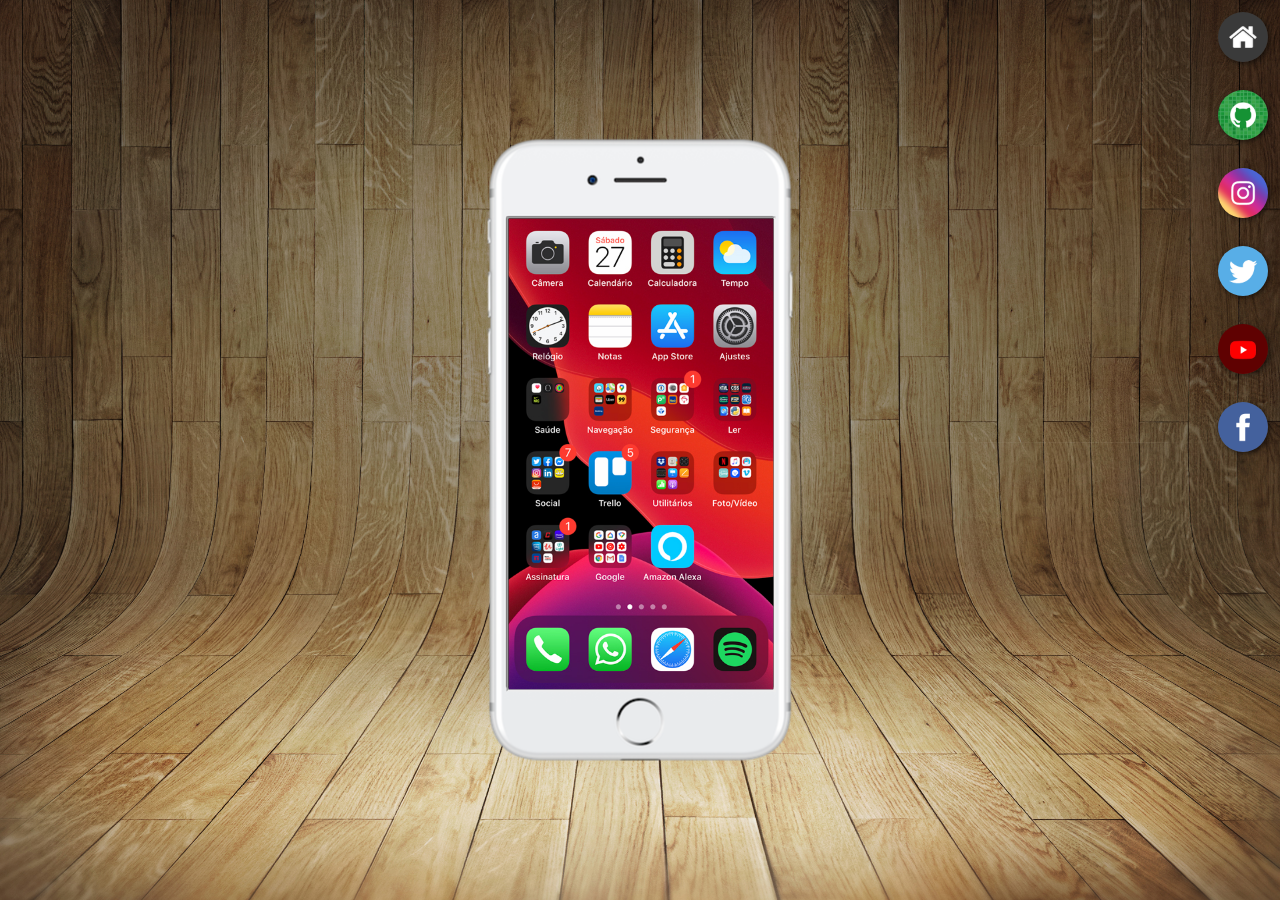
<file: index.html>
<!DOCTYPE html>
<html lang="pt-br">
<head>
    <meta charset="UTF-8">
    <meta http-equiv="X-UA-Compatible" content="IE=edge">
    <meta name="viewport" content="width=device-width, initial-scale=1.0">
    <link rel="shortcut icon" href="favicon.ico" type="image/x-icon">
    <title>Projeto redes sociais</title>
    <link rel="stylesheet" href="estilos/style.css">
    
</head>
<body>
    <main>
        <section id="telefone">
            <iframe src="home.html" name="tela" id="tela">Seu navegador não é compátivel com isso, acesse <a href="https://github.io/luchtml"></a></iframe>
        </section>
        <section id="redes-sociais">
            <a href="home.html" target="tela"><img src="imagens/logo-home.jpg" alt="home"></a><br>
            <a href="github.html" target="tela"><img src="imagens/logo-github.jpg" alt="github"></a><br>
            <a href="instagram.html" target="tela"><img src="imagens/logo-instagram.jpg" alt="instagram"></a><br>
            <a href="twitter.html" target="tela"><img src="imagens/logo-twitter.jpg" alt="twitter"></a><br>
            <a href="youtube.html" target="tela"><img src="imagens/logo-youtube.jpg" alt="youtube"></a><br>
            <a href="facebook.html" target="tela"><img src="imagens/logo-facebook.jpg" alt="facebook"></a>
        </section>
    </main>
</body>
</html>
</file>
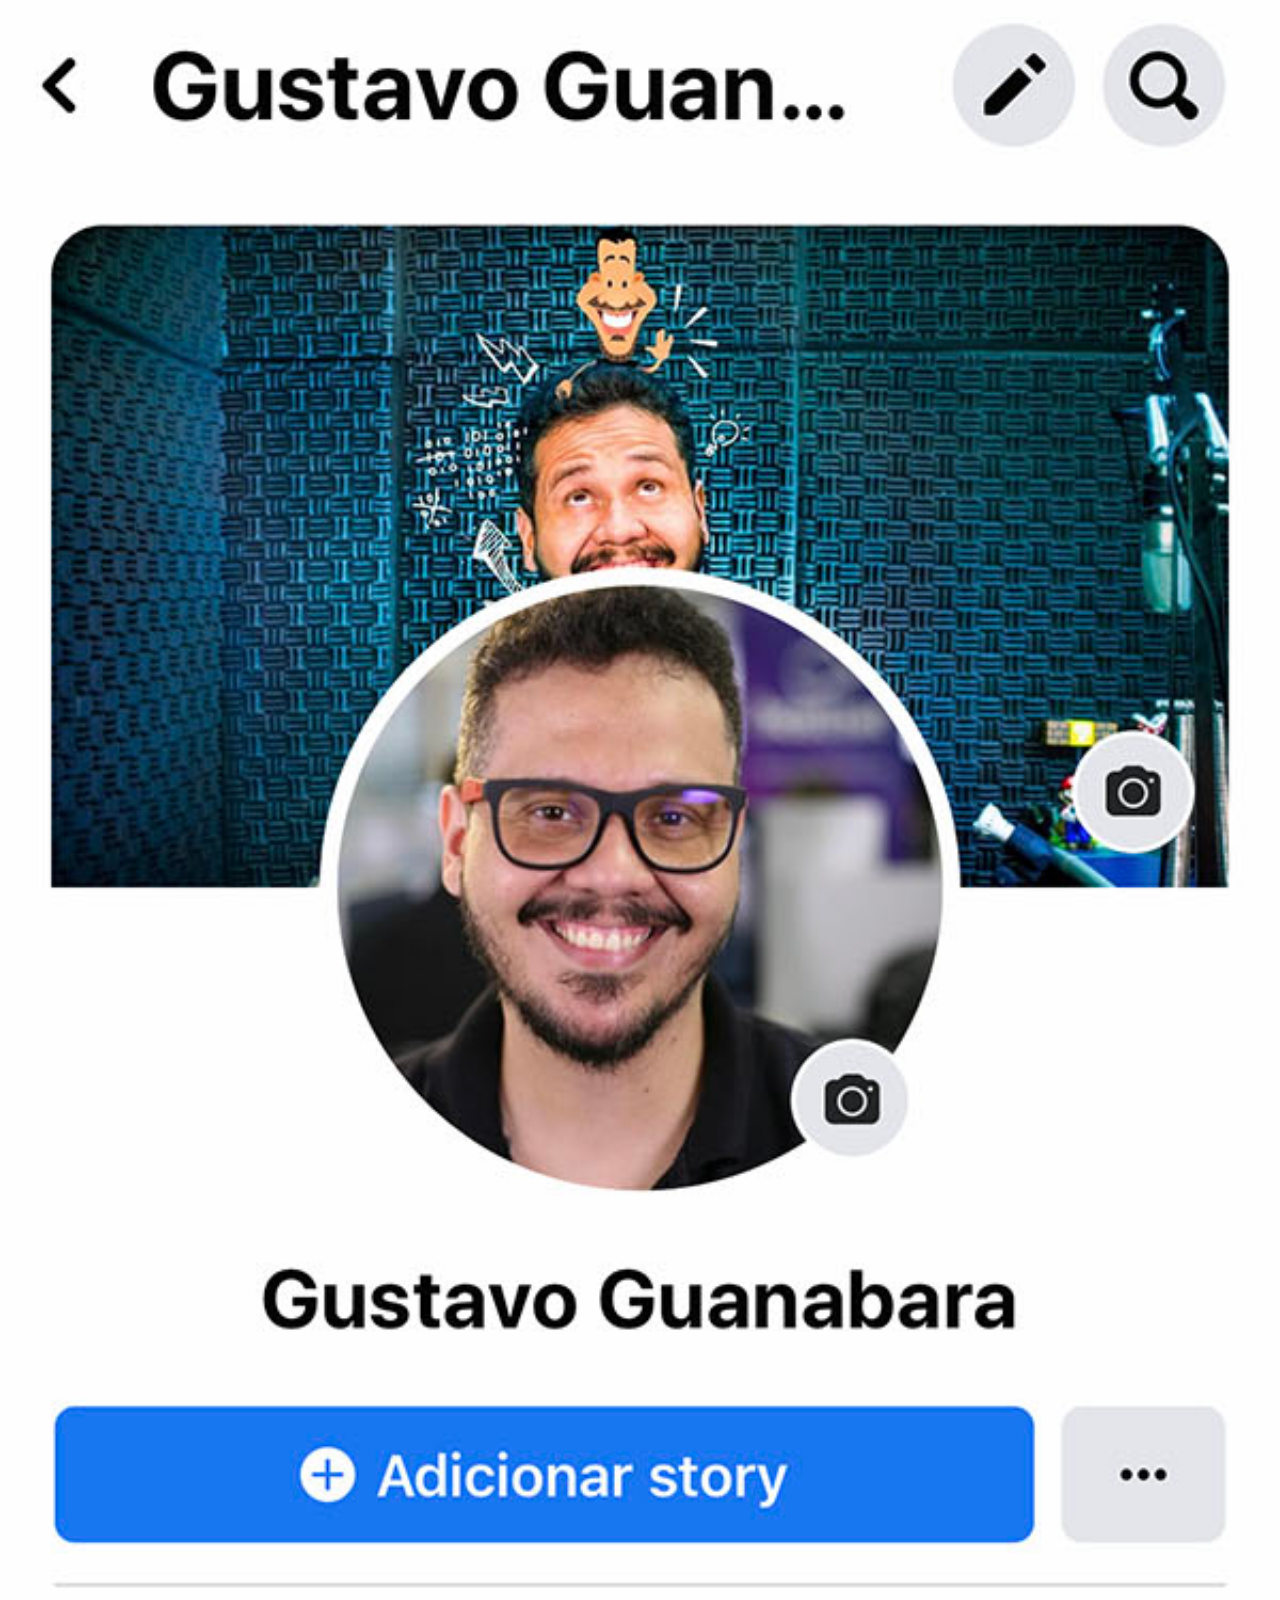
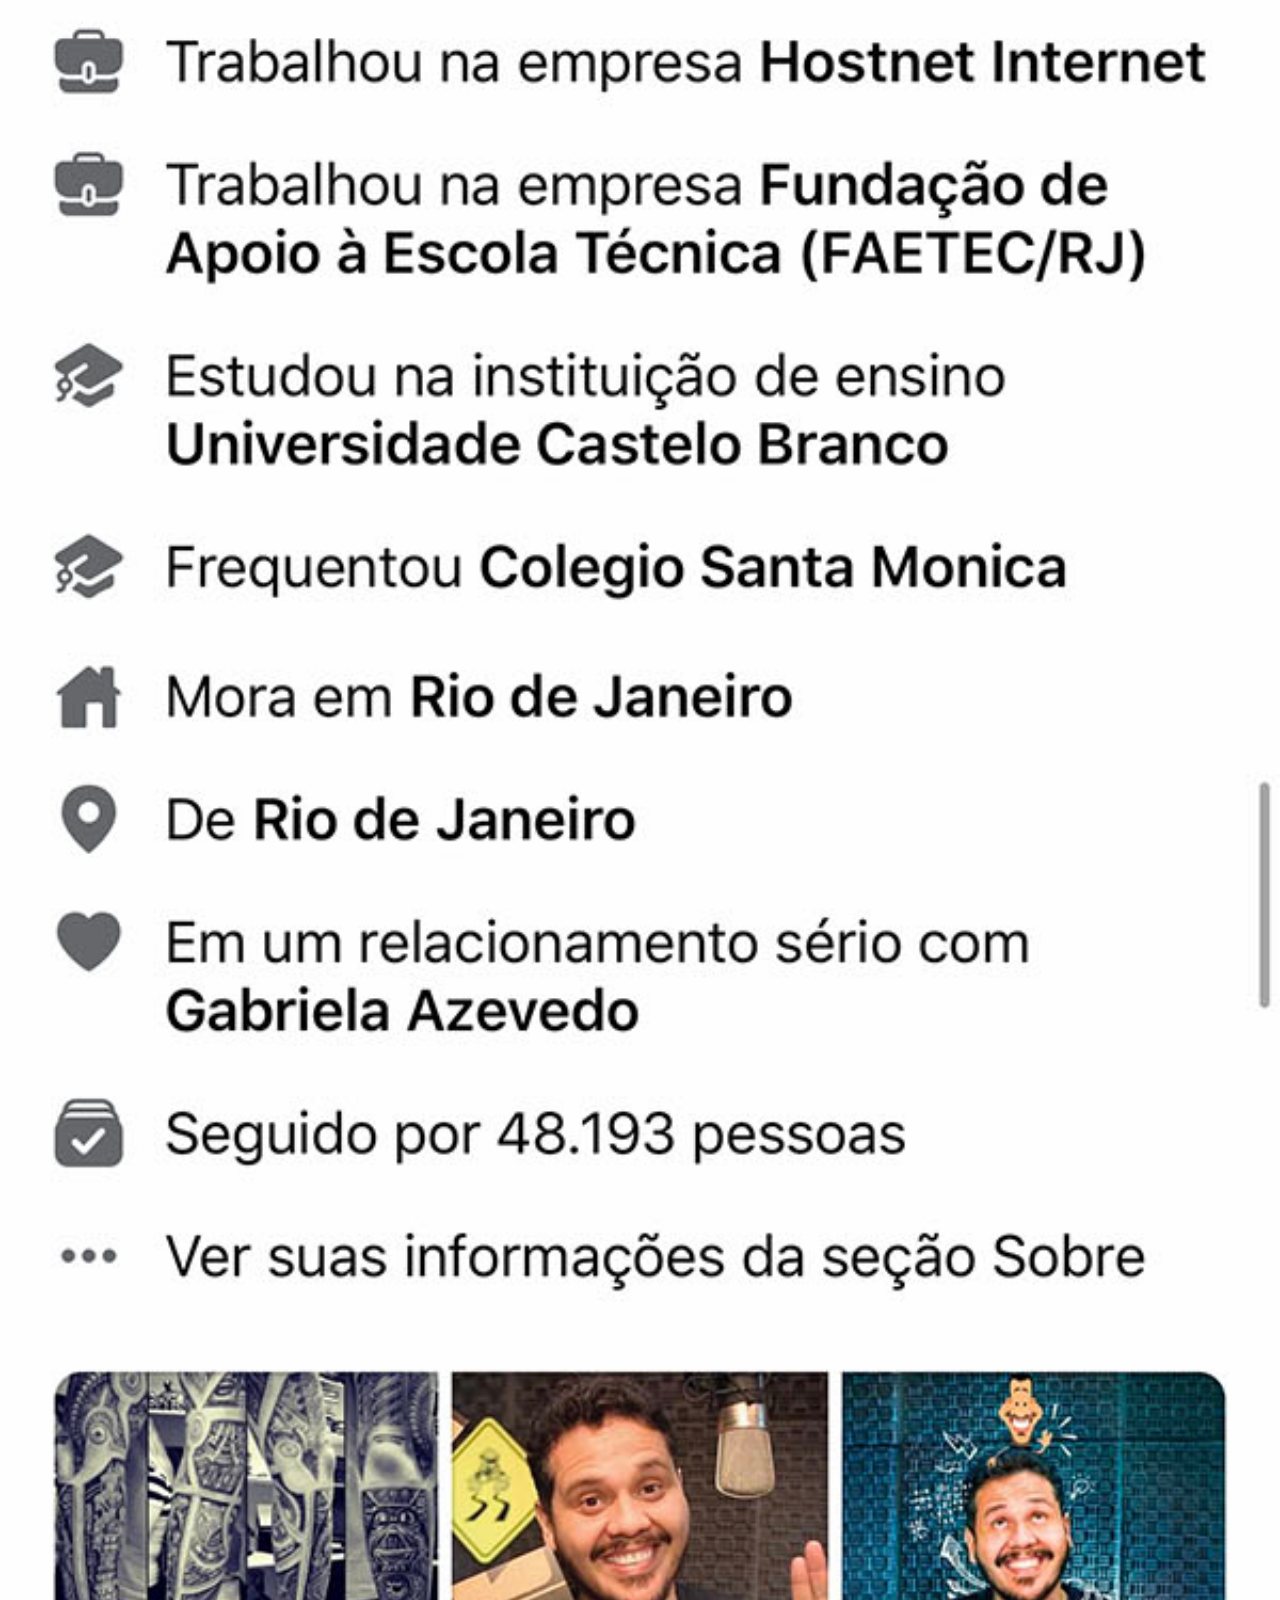
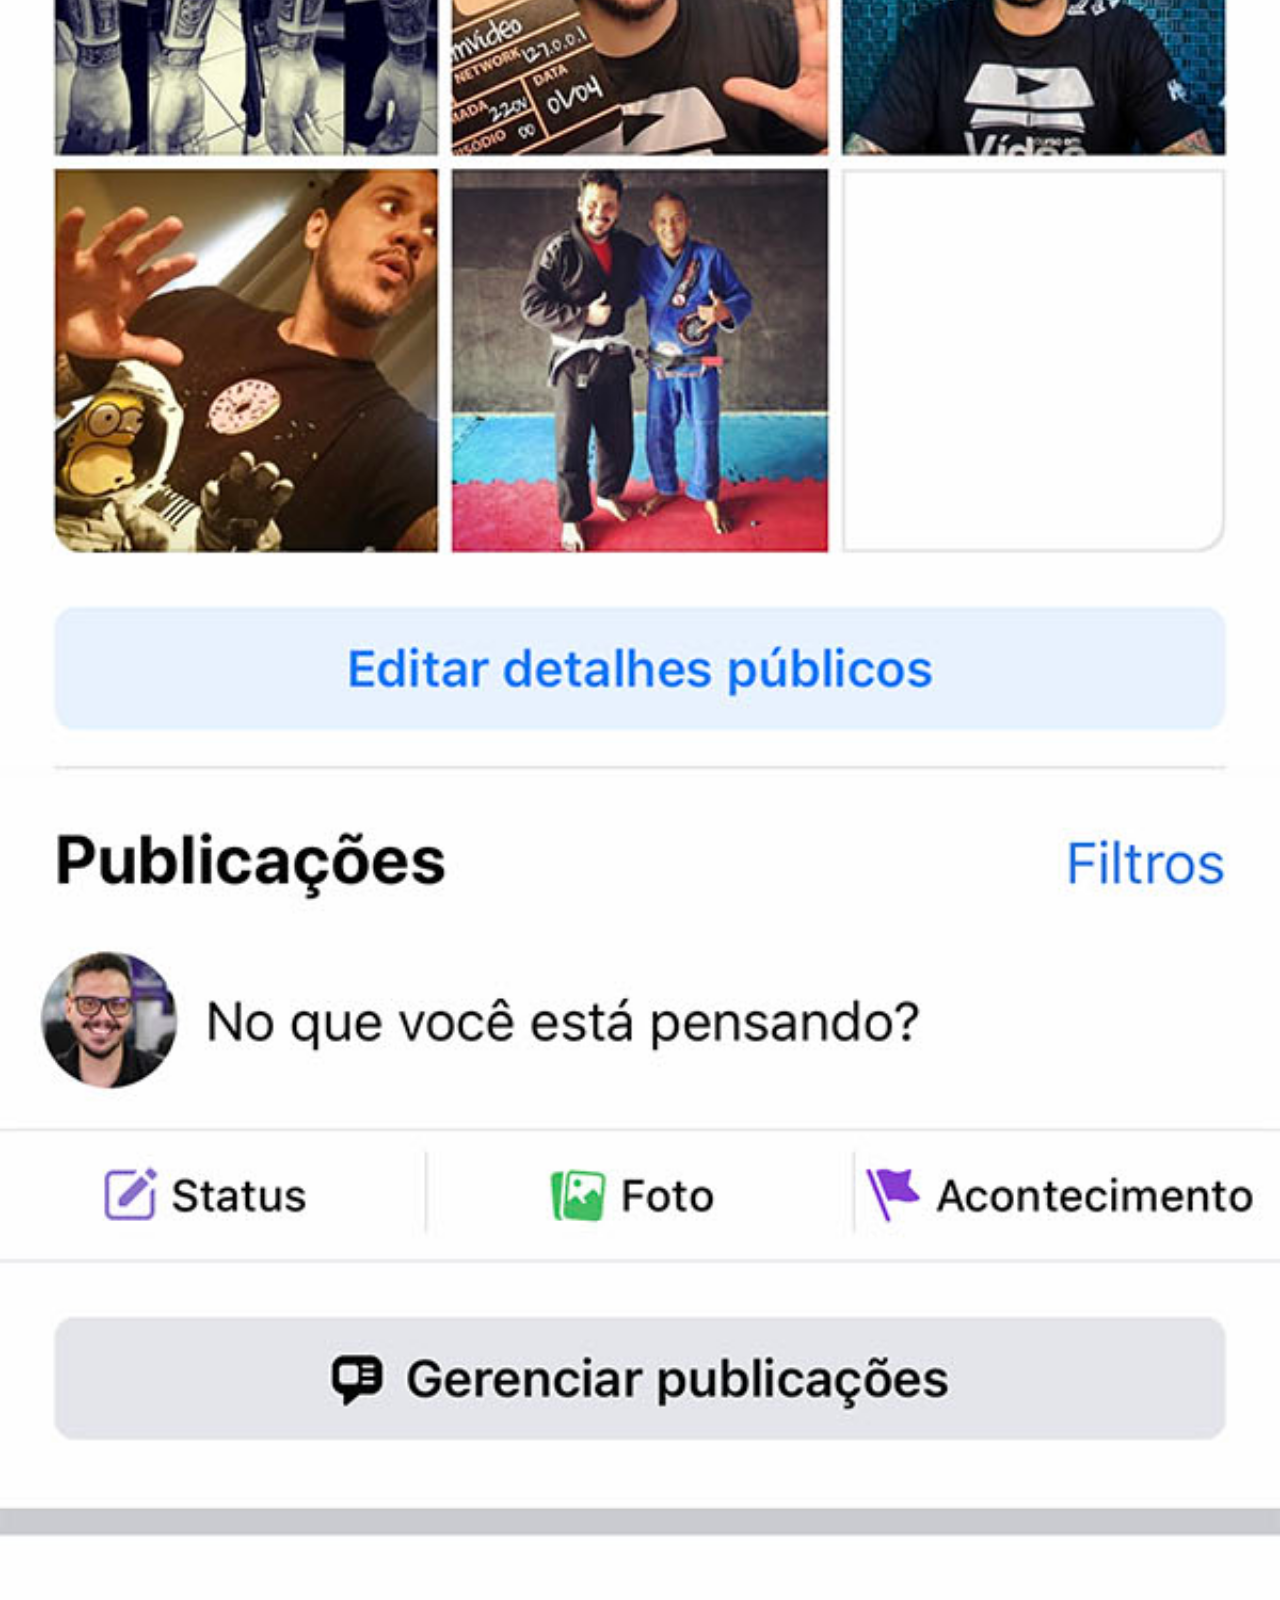
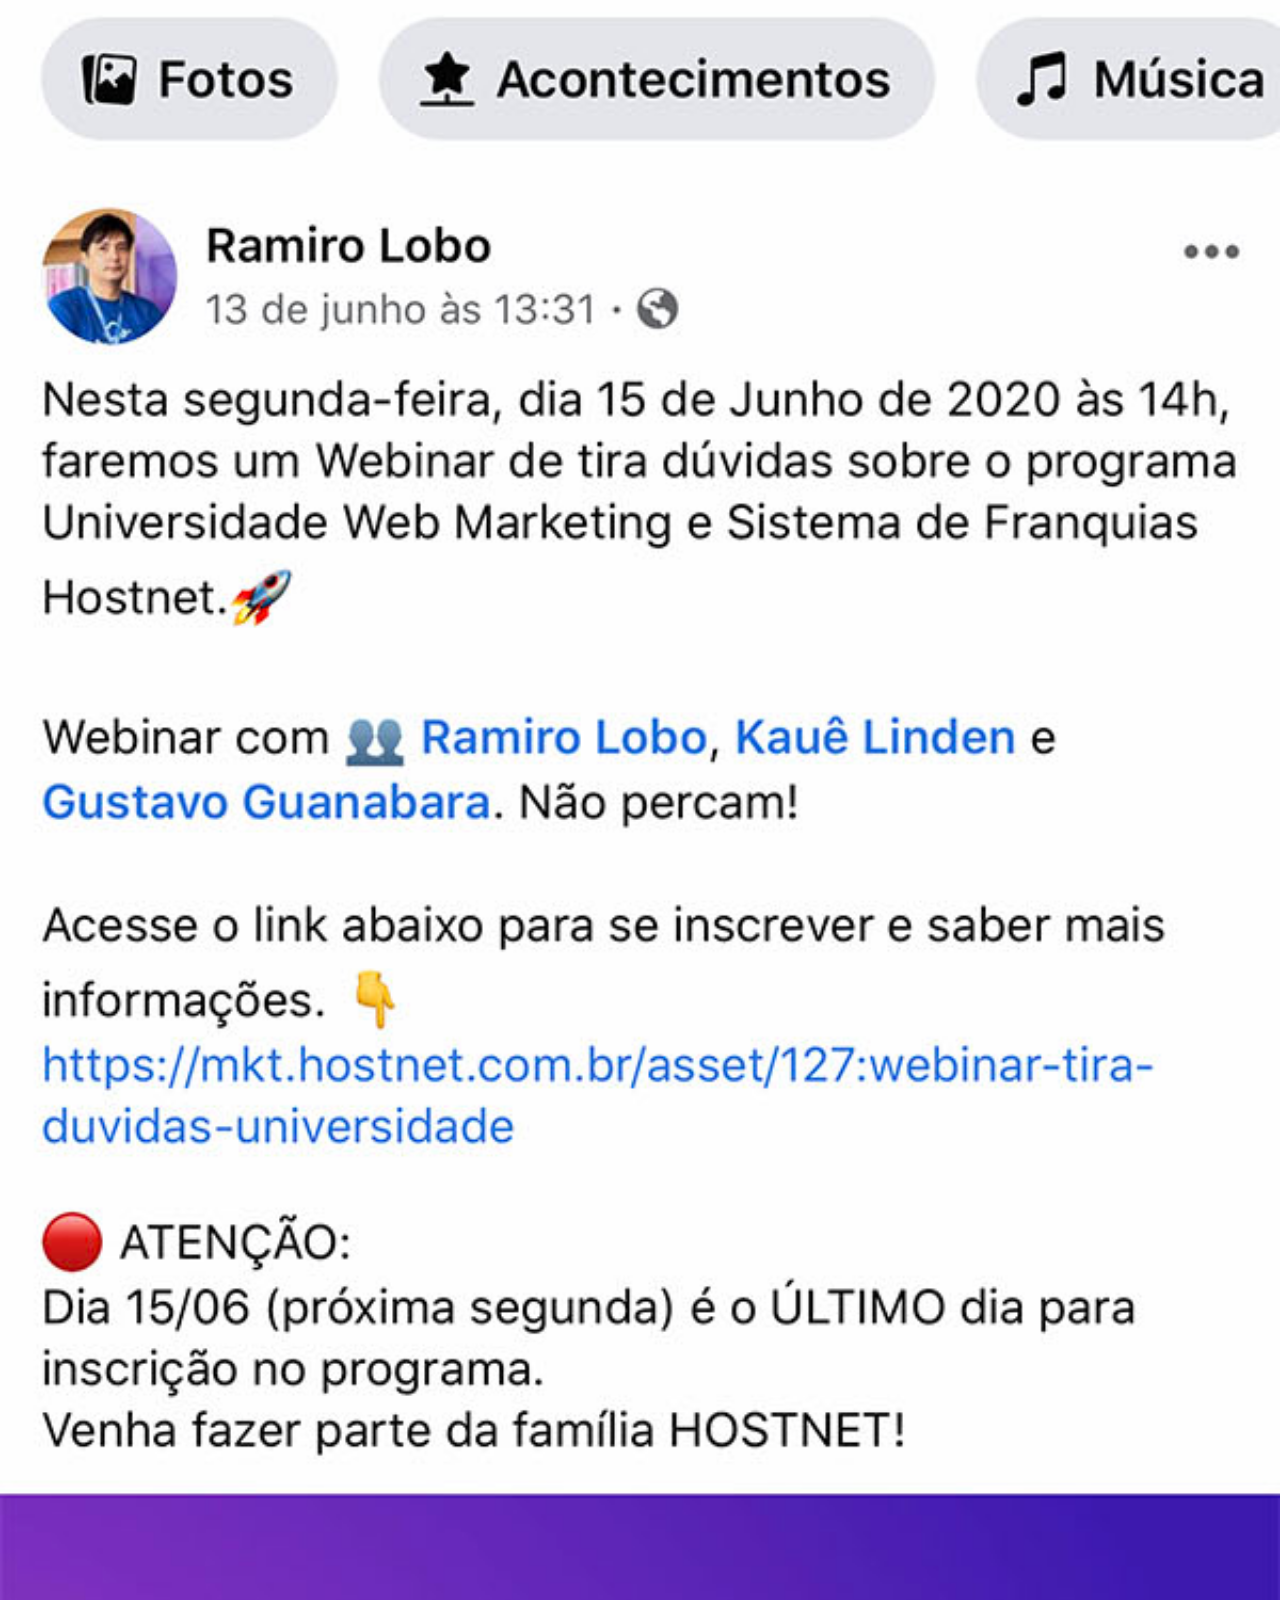
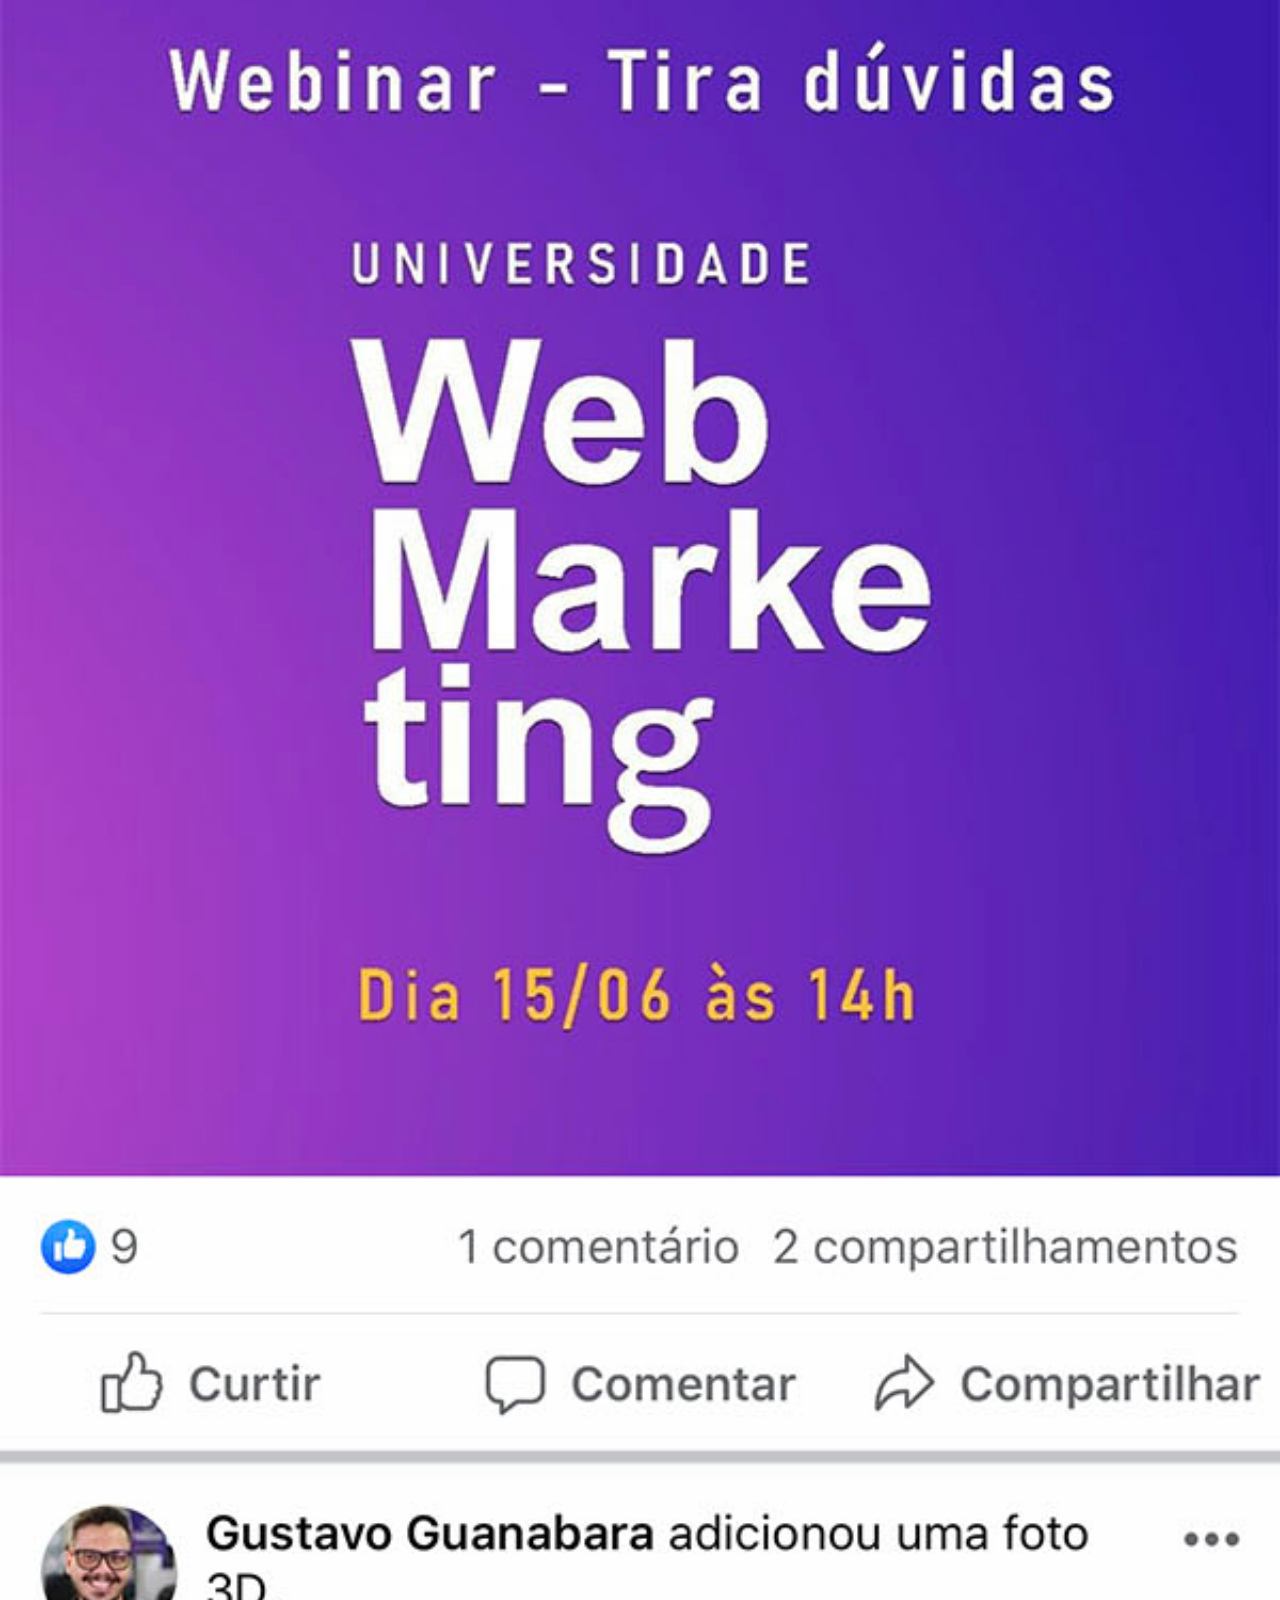
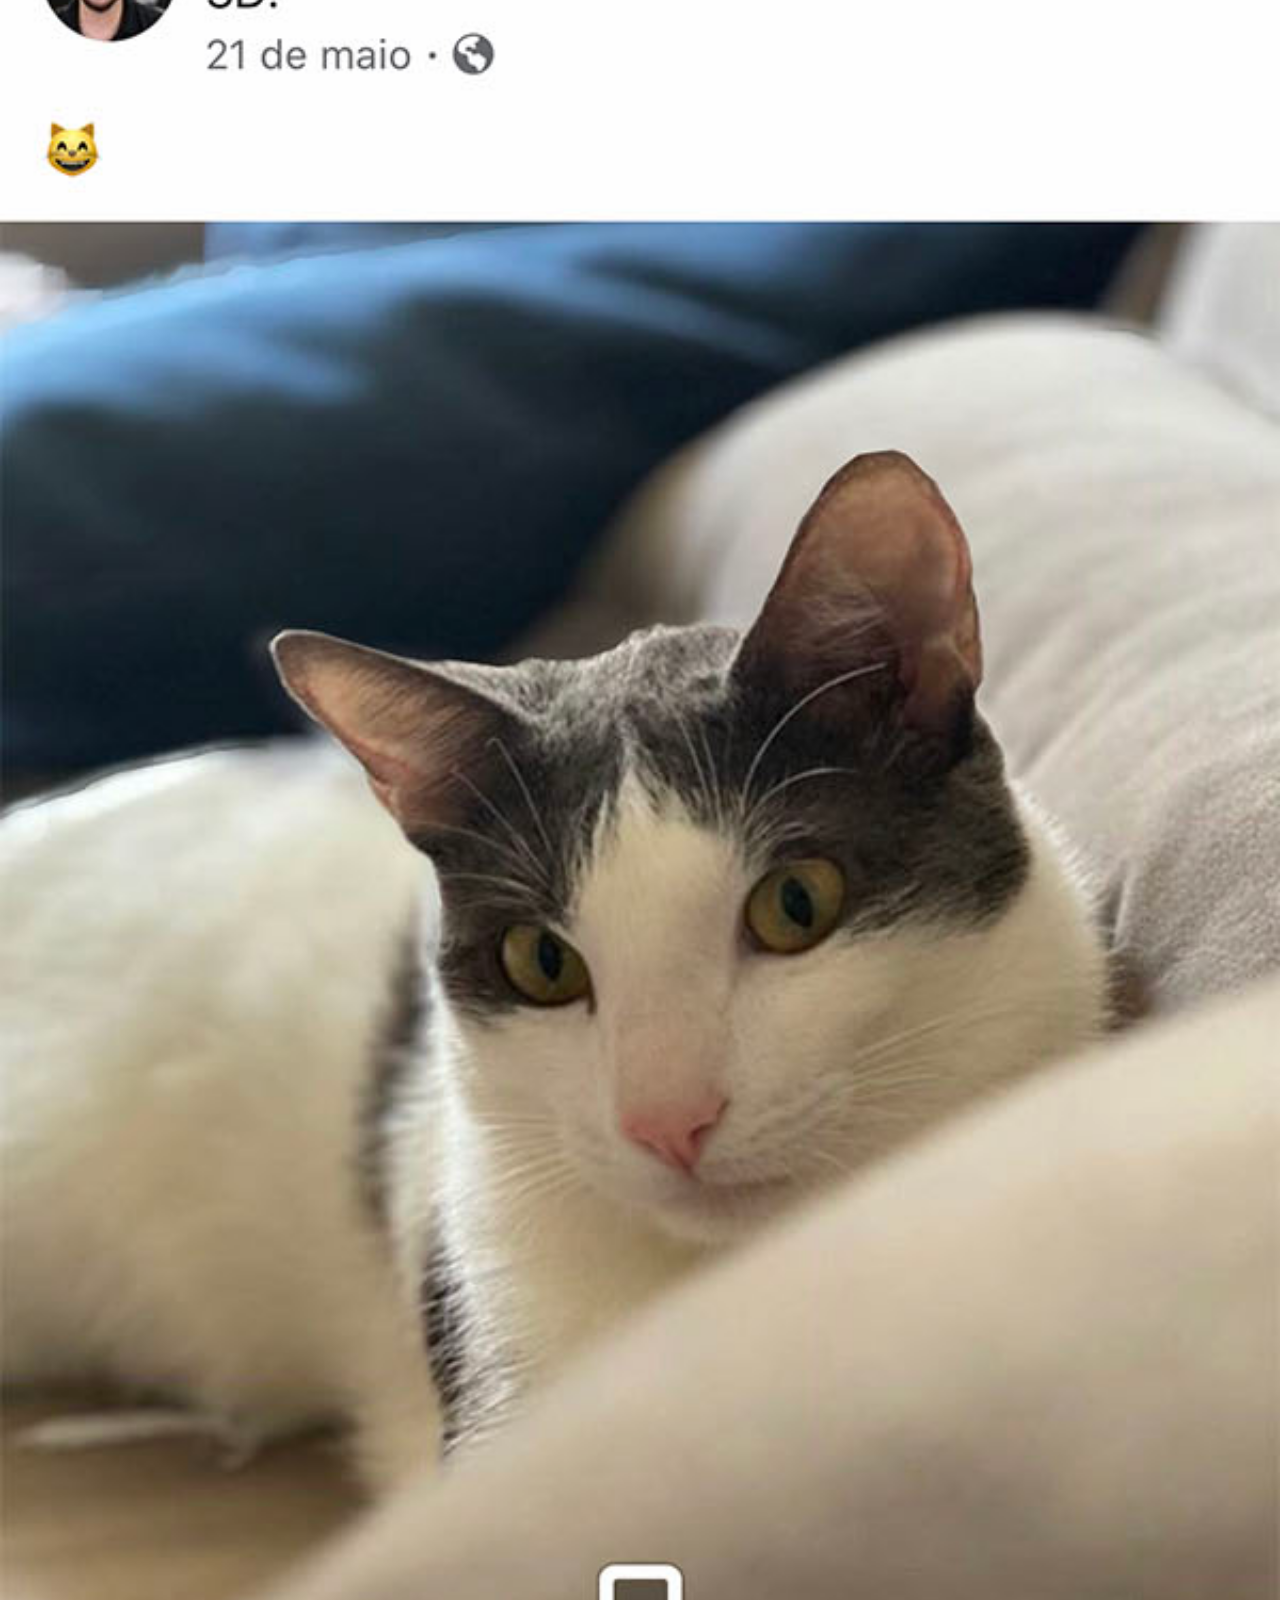
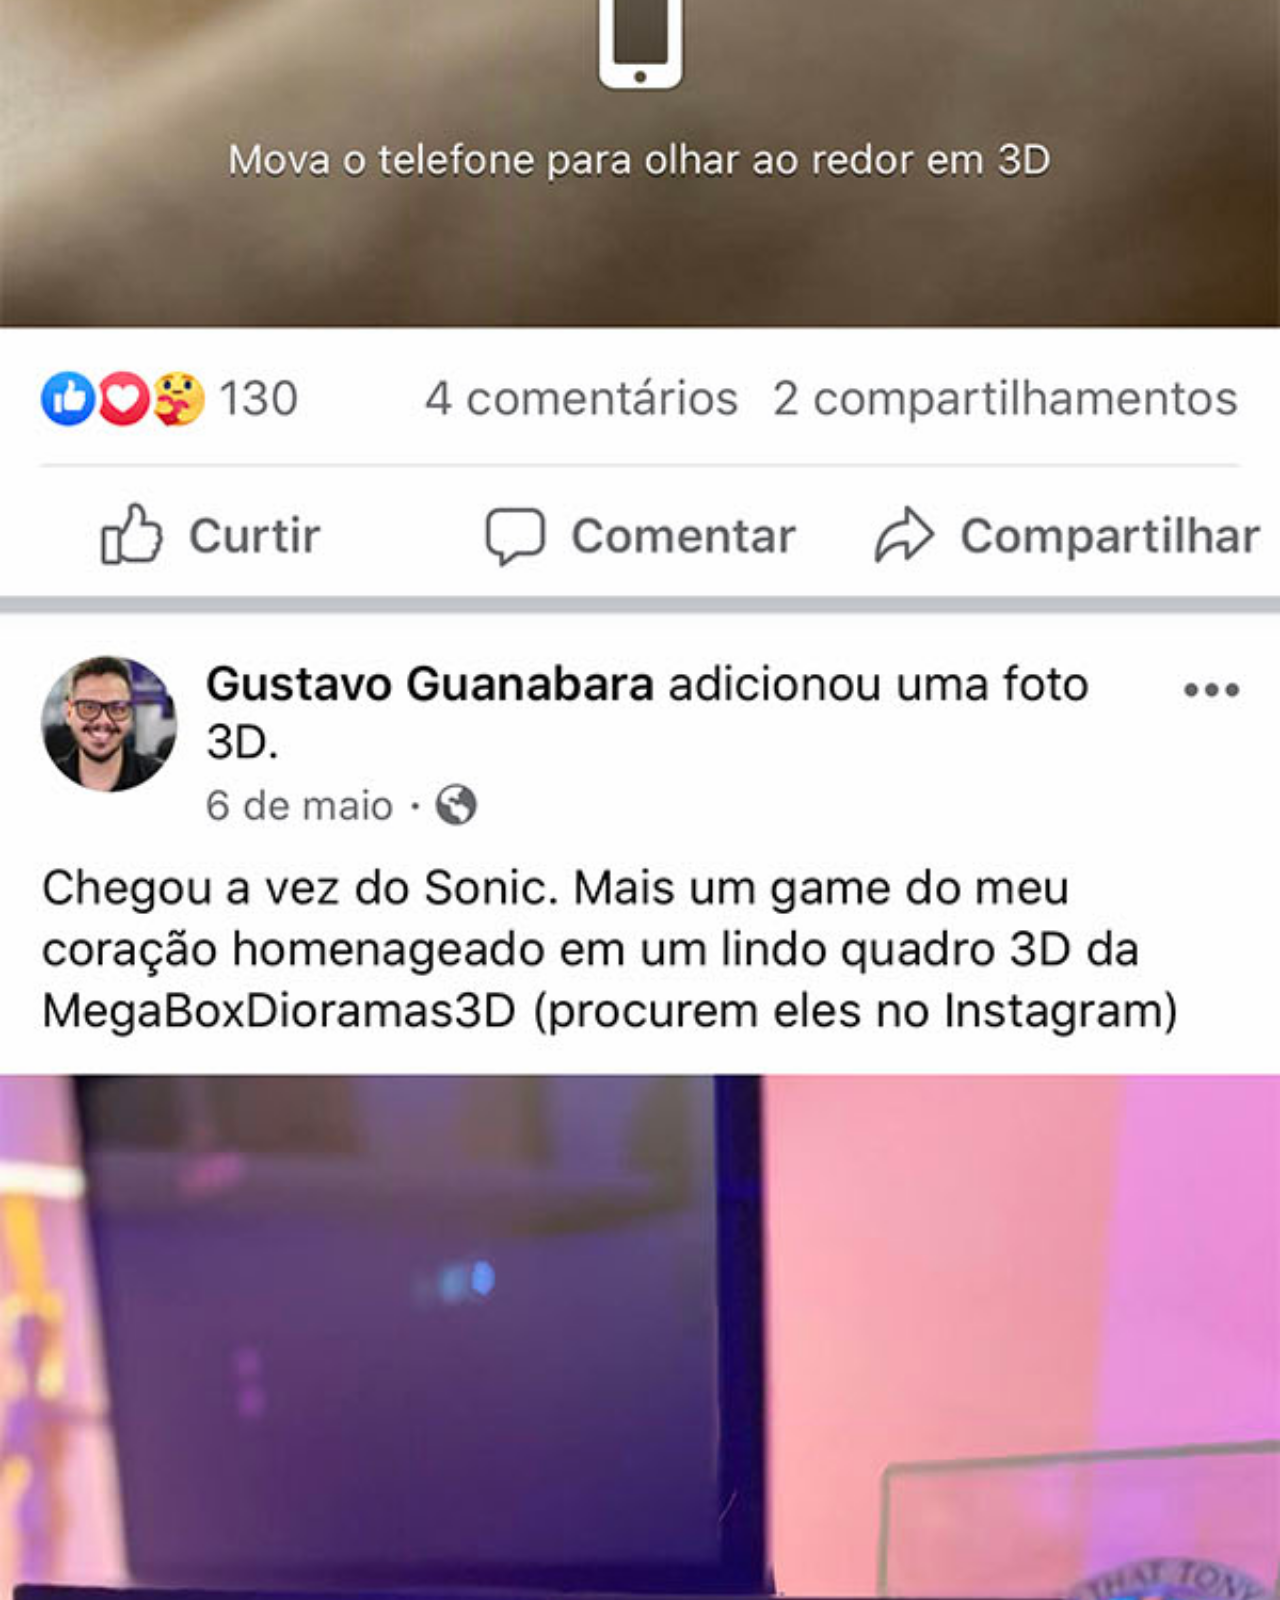
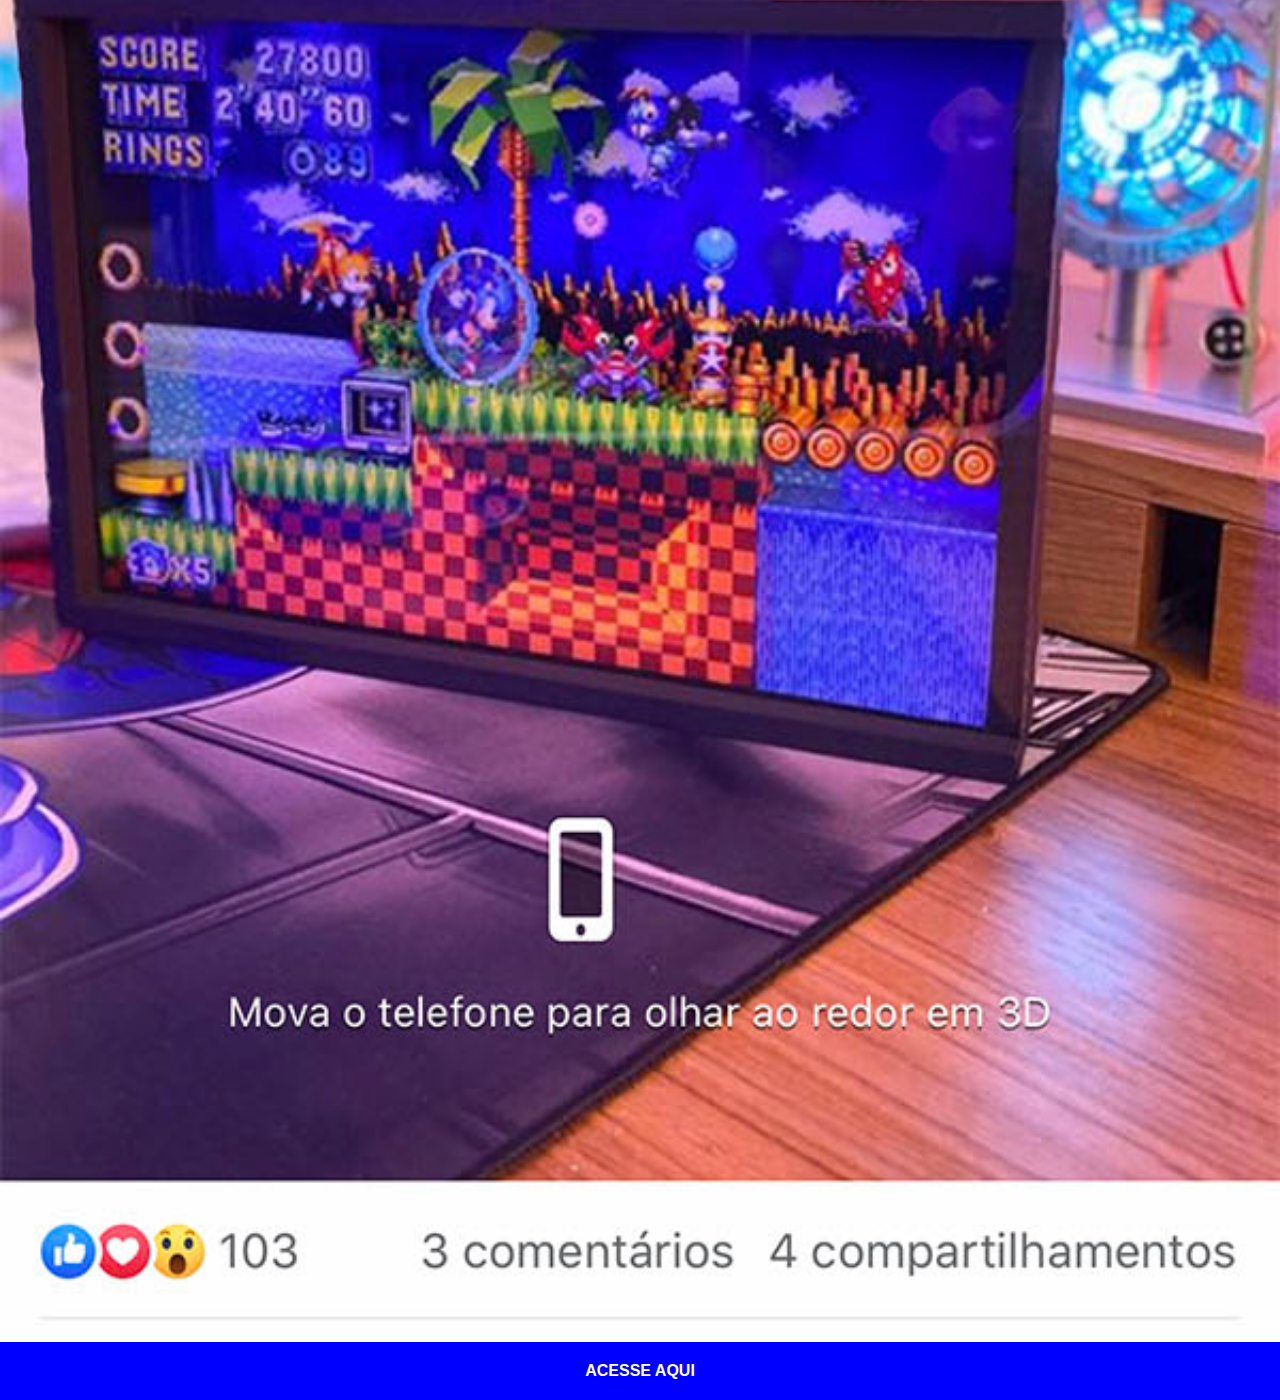
<file: facebook.html>
<!DOCTYPE html>
<html lang="pt-br">
<head>
    <meta charset="UTF-8">
    <meta http-equiv="X-UA-Compatible" content="IE=edge">
    <meta name="viewport" content="width=device-width, initial-scale=1.0">
    <title>Facebook</title>
    <link rel="stylesheet" href="estilos/social.css">
</head>
<body>
    <img src="imagens/tela-facebook.jpg" alt="facebook">
    <a href="https://facebook.com/lucdangerr" class="azul">ACESSE AQUI</a>
</body>
</html>
</file>
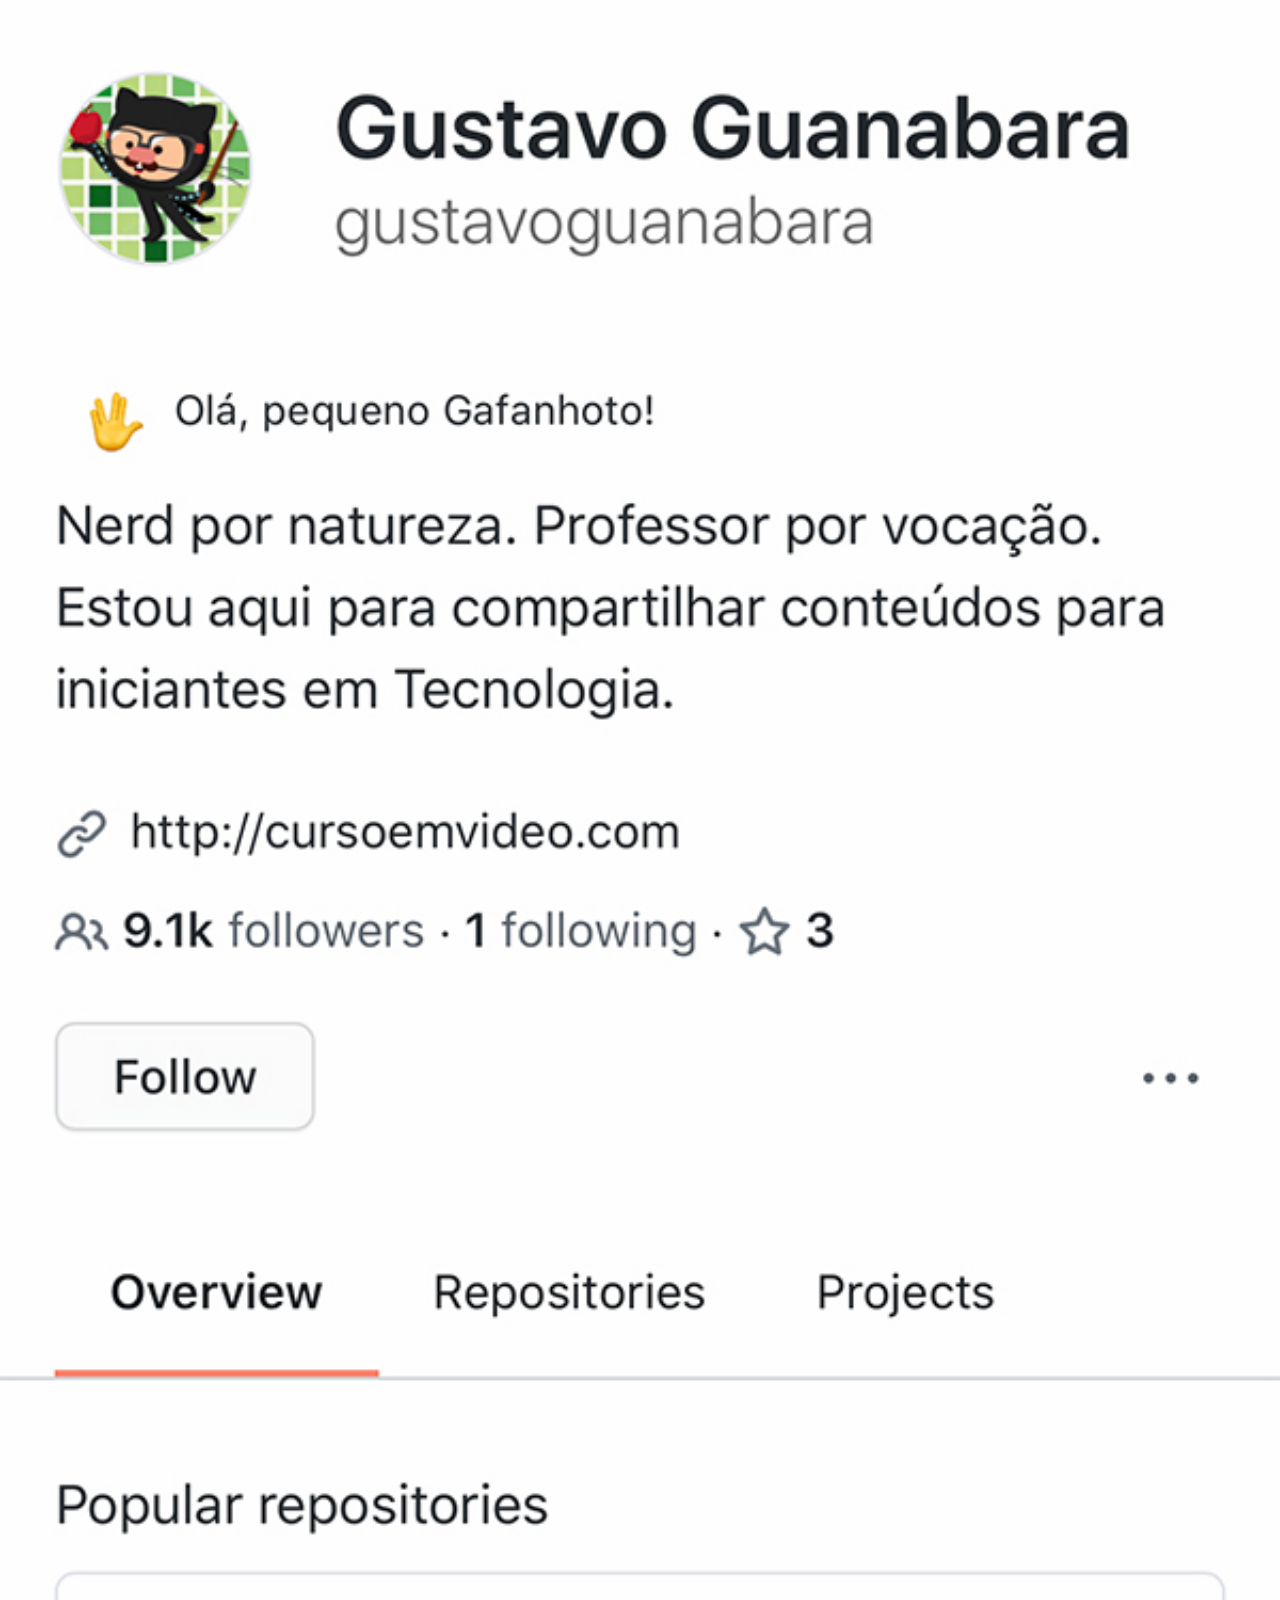
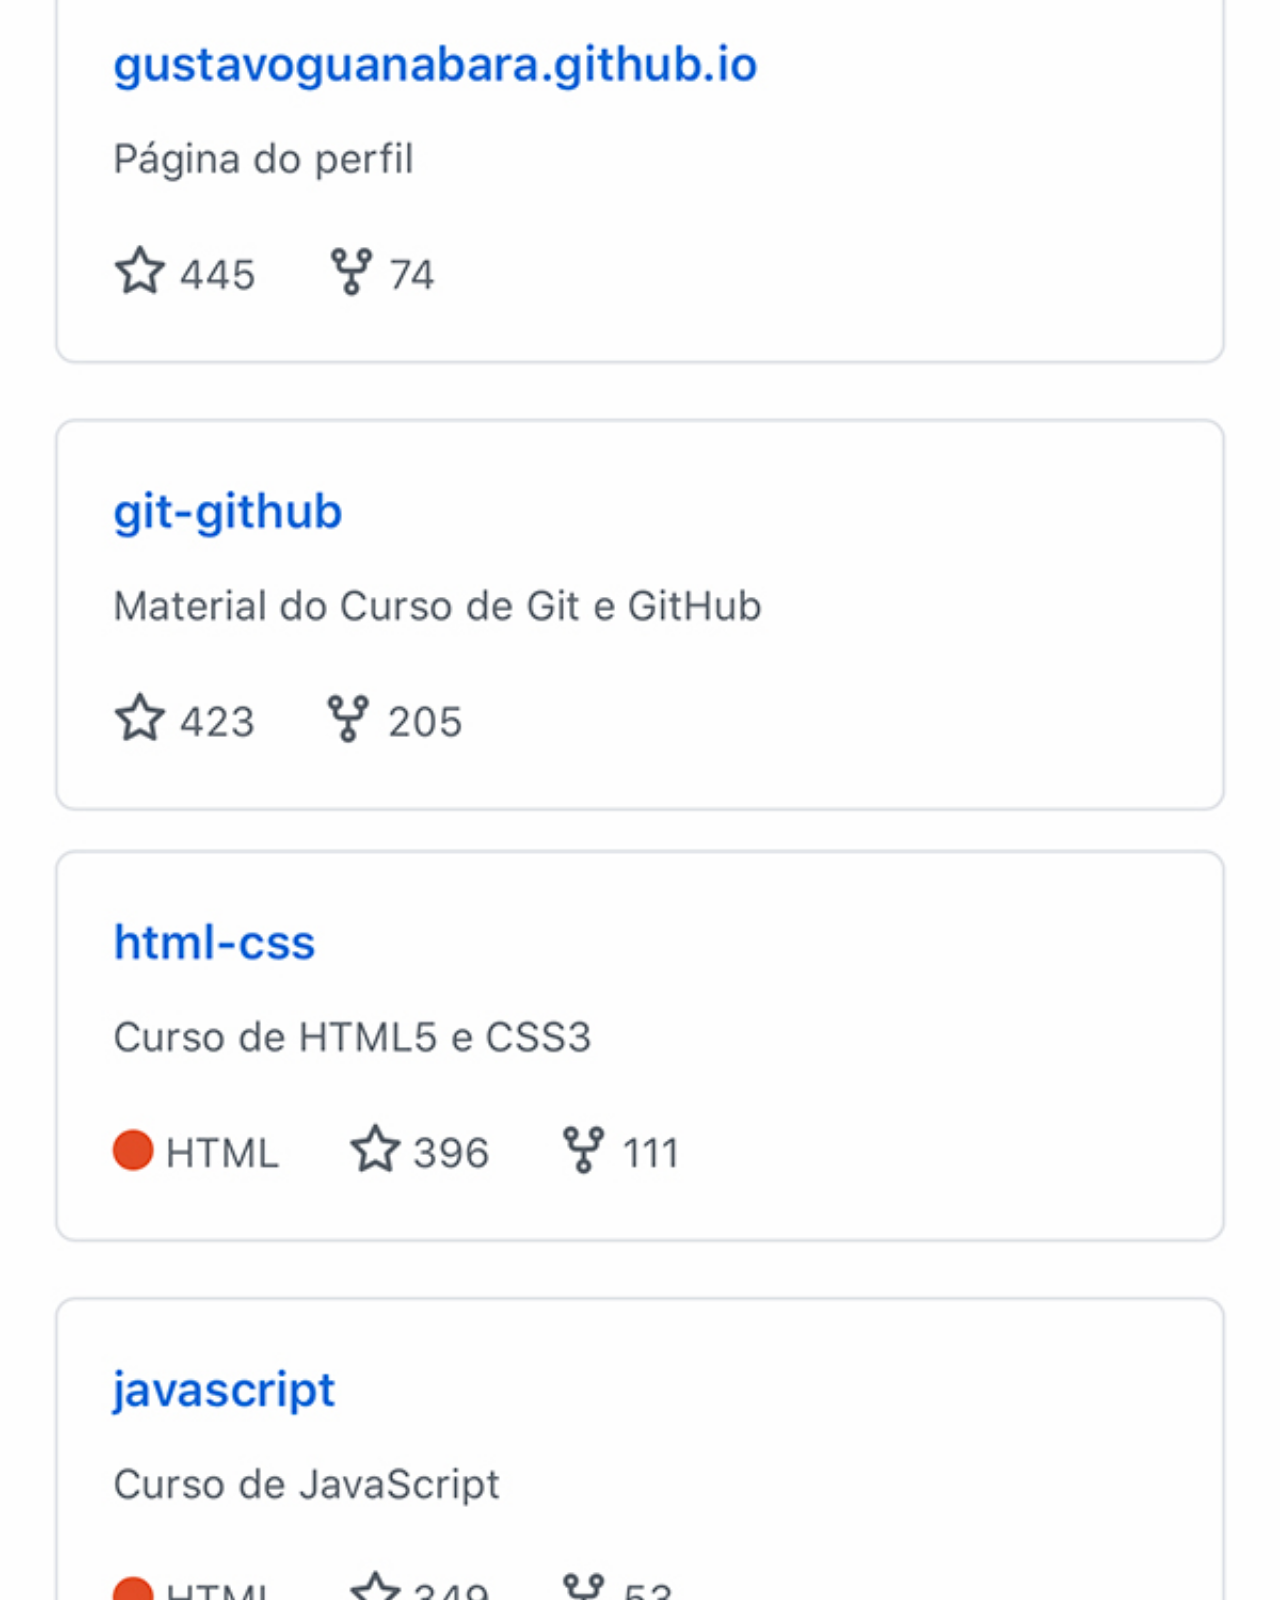
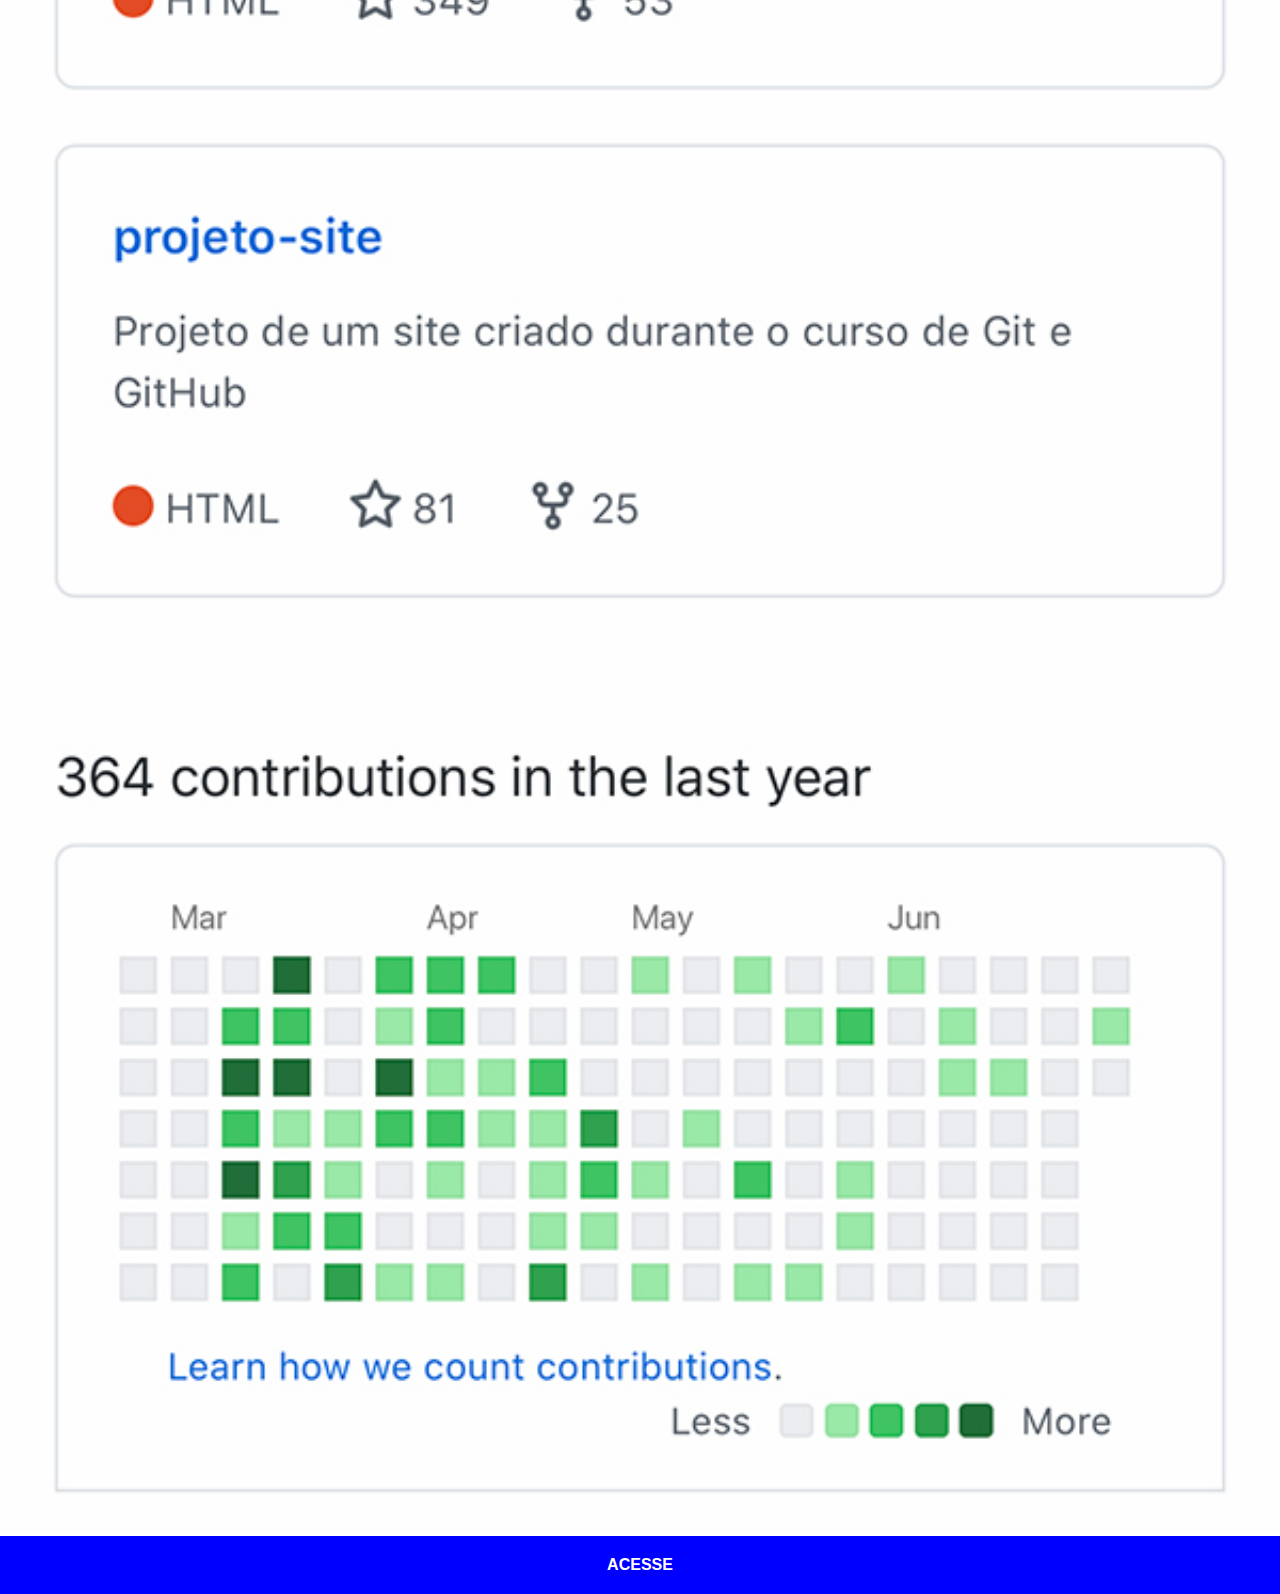
<file: github.html>
<!DOCTYPE html>
<html lang="pt-br">
<head>
    <meta charset="UTF-8">
    <meta http-equiv="X-UA-Compatible" content="IE=edge">
    <meta name="viewport" content="width=device-width, initial-scale=1.0">
    <title>GitHub</title>
    <link rel="stylesheet" href="estilos/social.css">
</head>
<body>
    <img src="imagens/tela-github.jpg" alt="github">
    <a href="https://github.com/Luchtml" target="_blank" class="azul">ACESSE</a>    
</body>
</html>
</file>
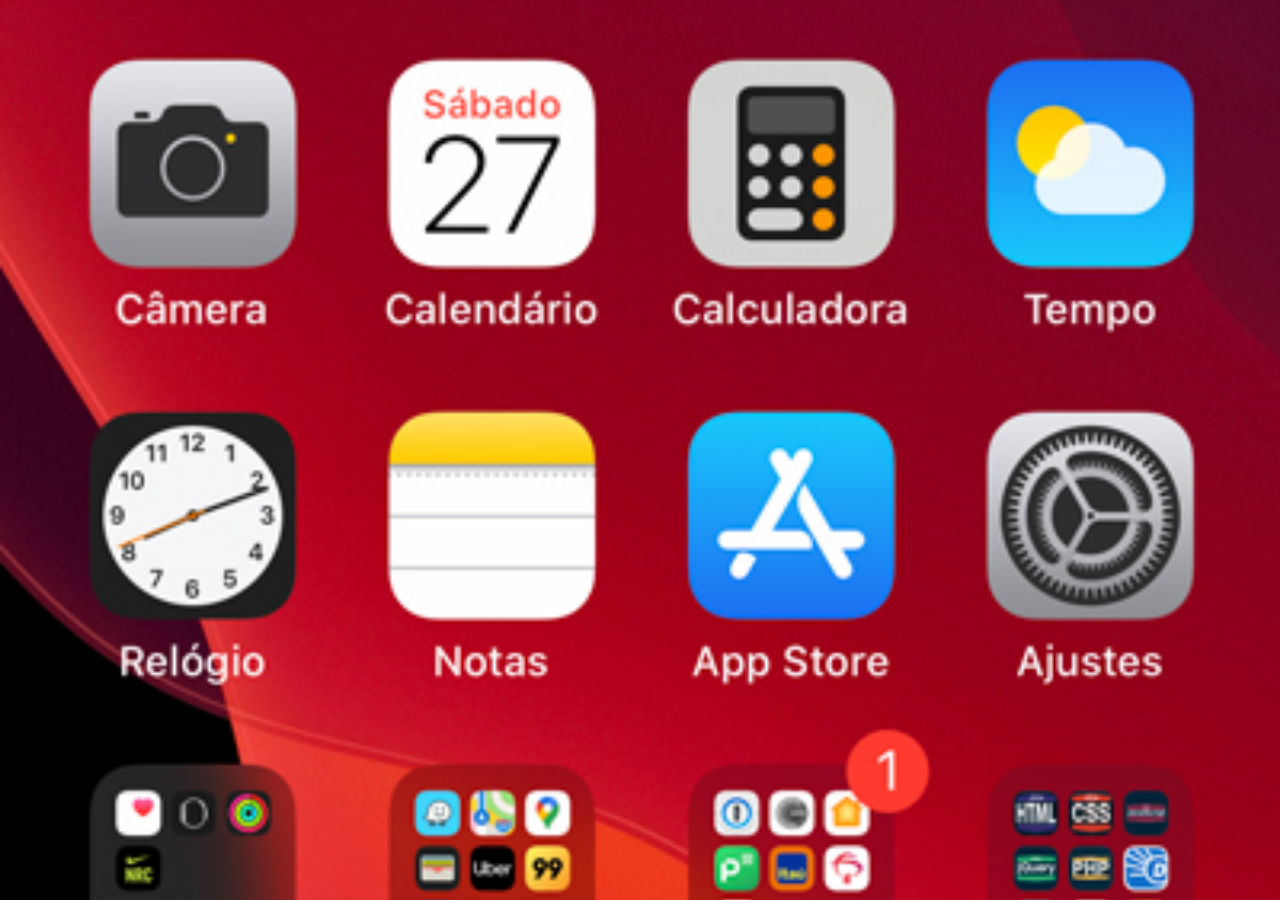
<file: home.html>
<!DOCTYPE html>
<html lang="pt-br">
<head>
    <meta charset="UTF-8">
    <meta http-equiv="X-UA-Compatible" content="IE=edge">
    <meta name="viewport" content="width=device-width, initial-scale=1.0">
    <title>Home</title>

    <style>
        * {
            margin: 0px;
            padding: 0px;
        }

        body {
            height: 100vh;
            width: 100vw;
            background: black url('imagens/tela-home.jpg') no-repeat top center;
            background-size: cover;
        }


    </style>
</head>
<body>
    
</body>
</html>
</file>
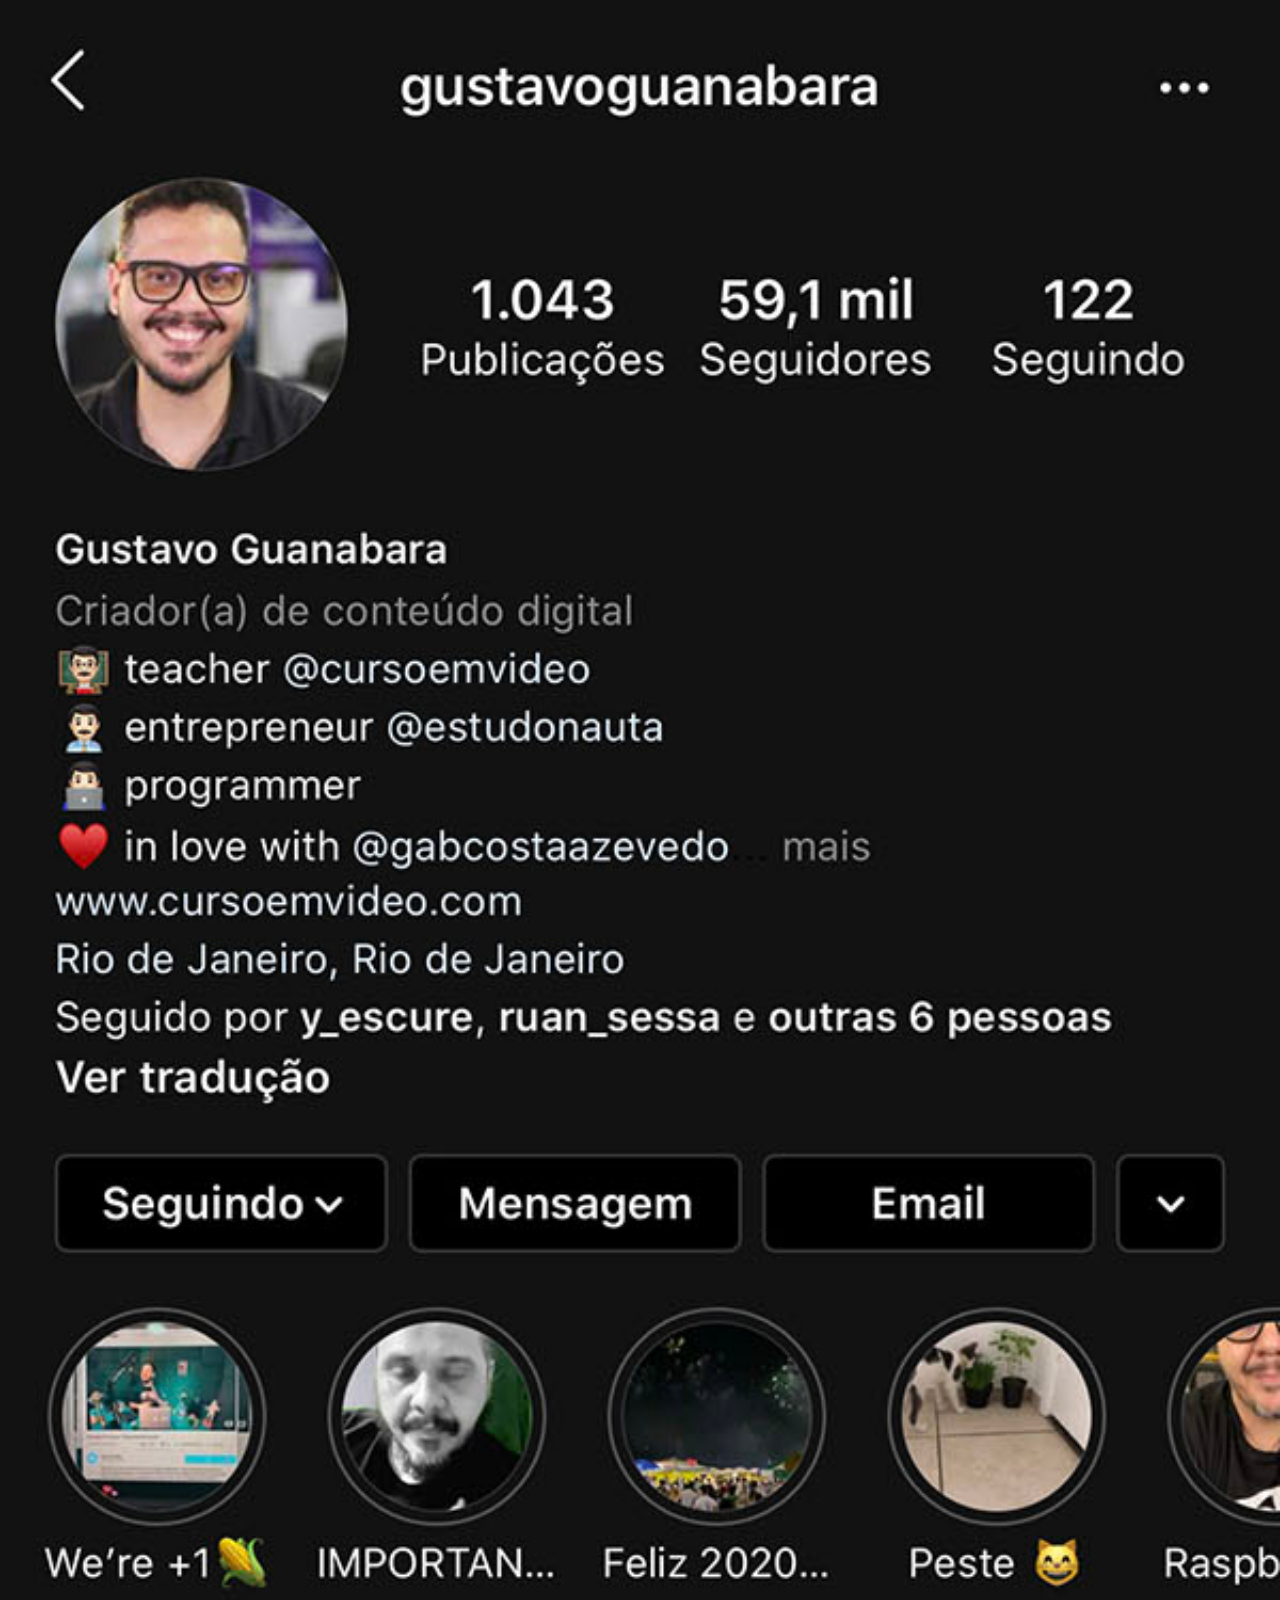
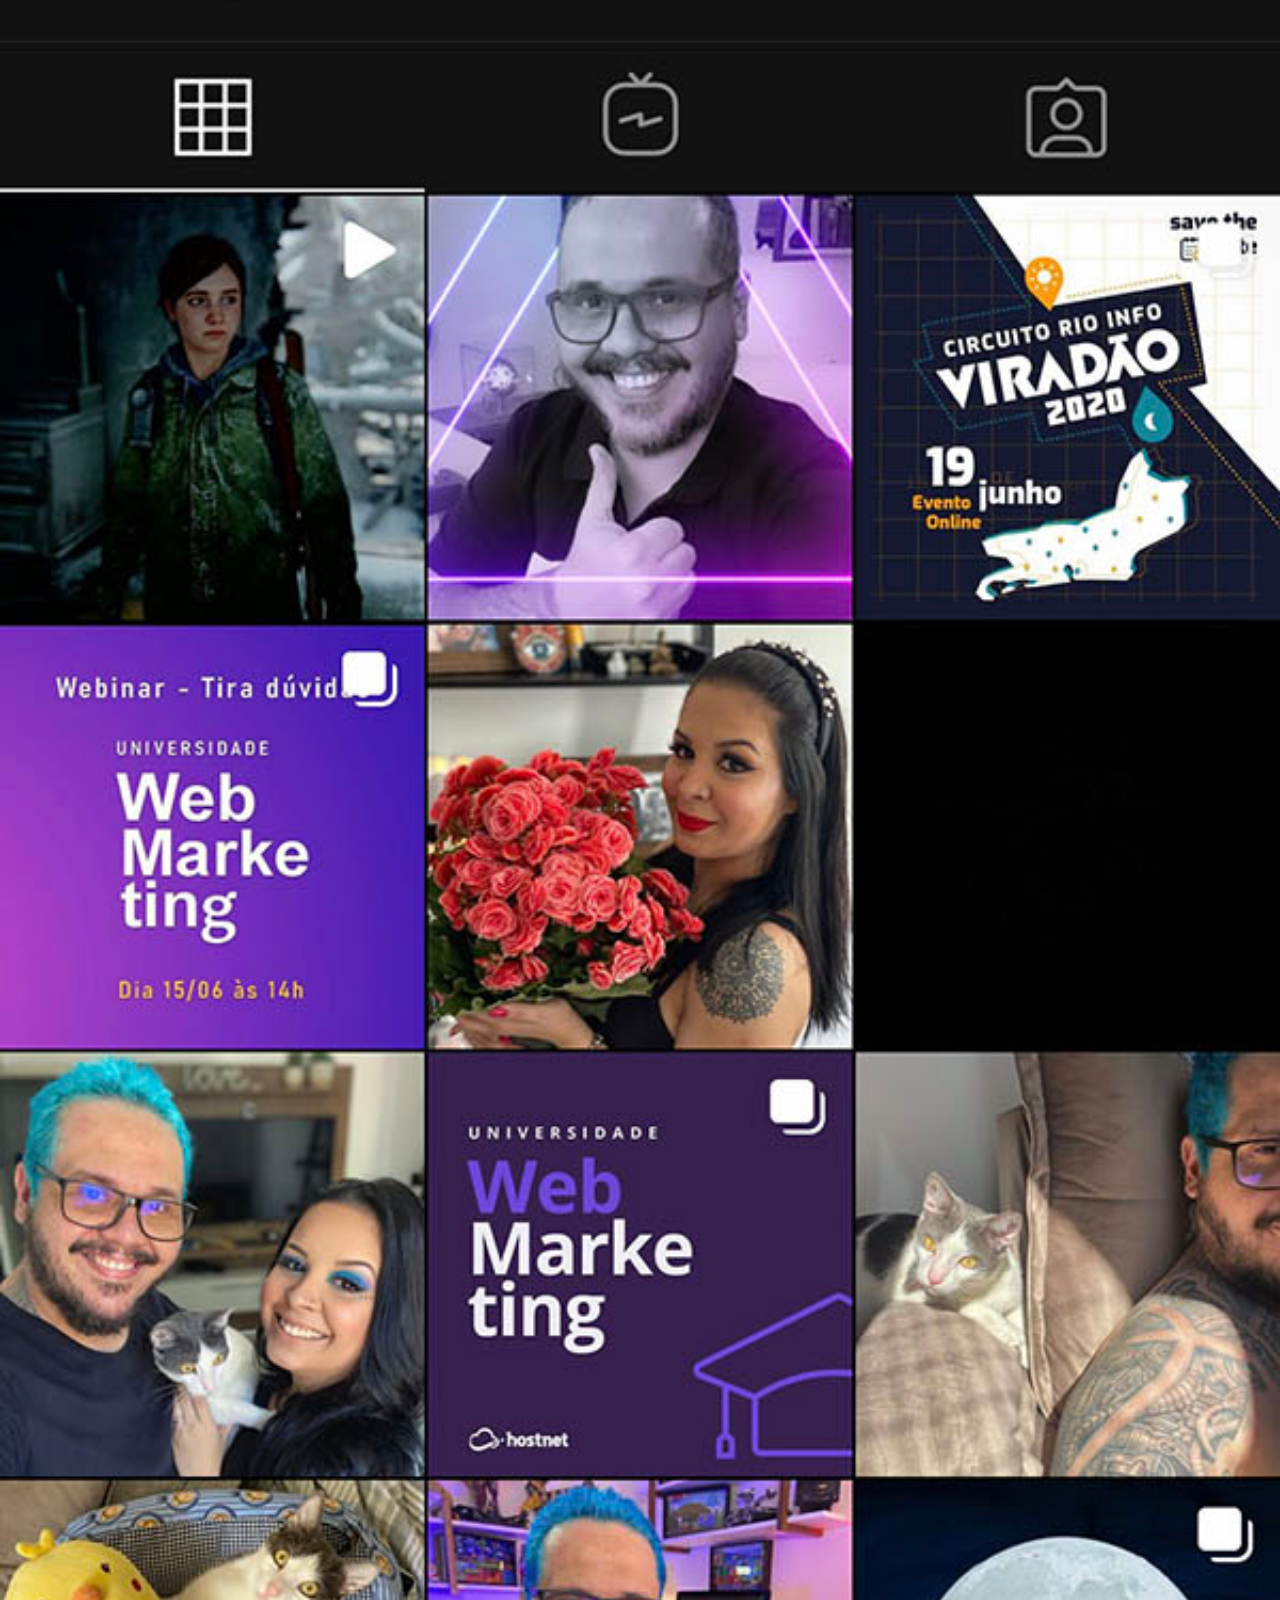
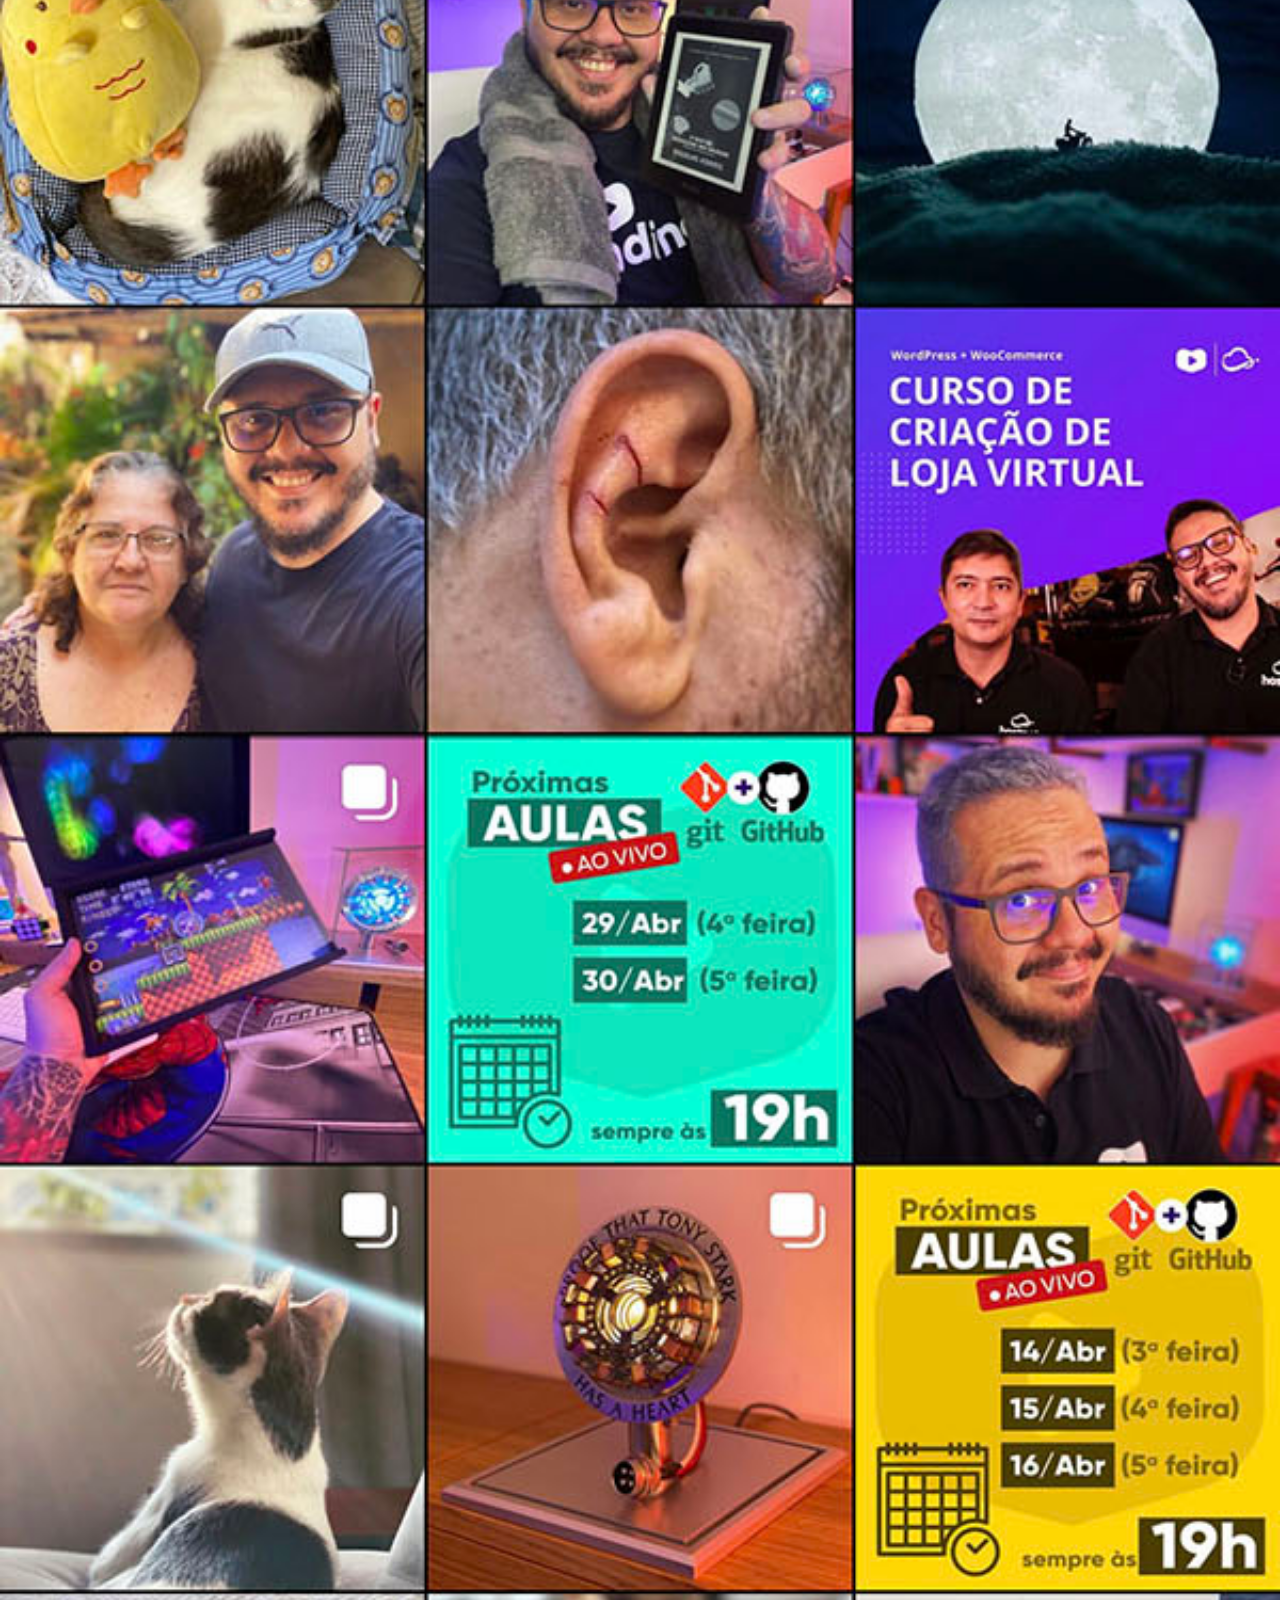
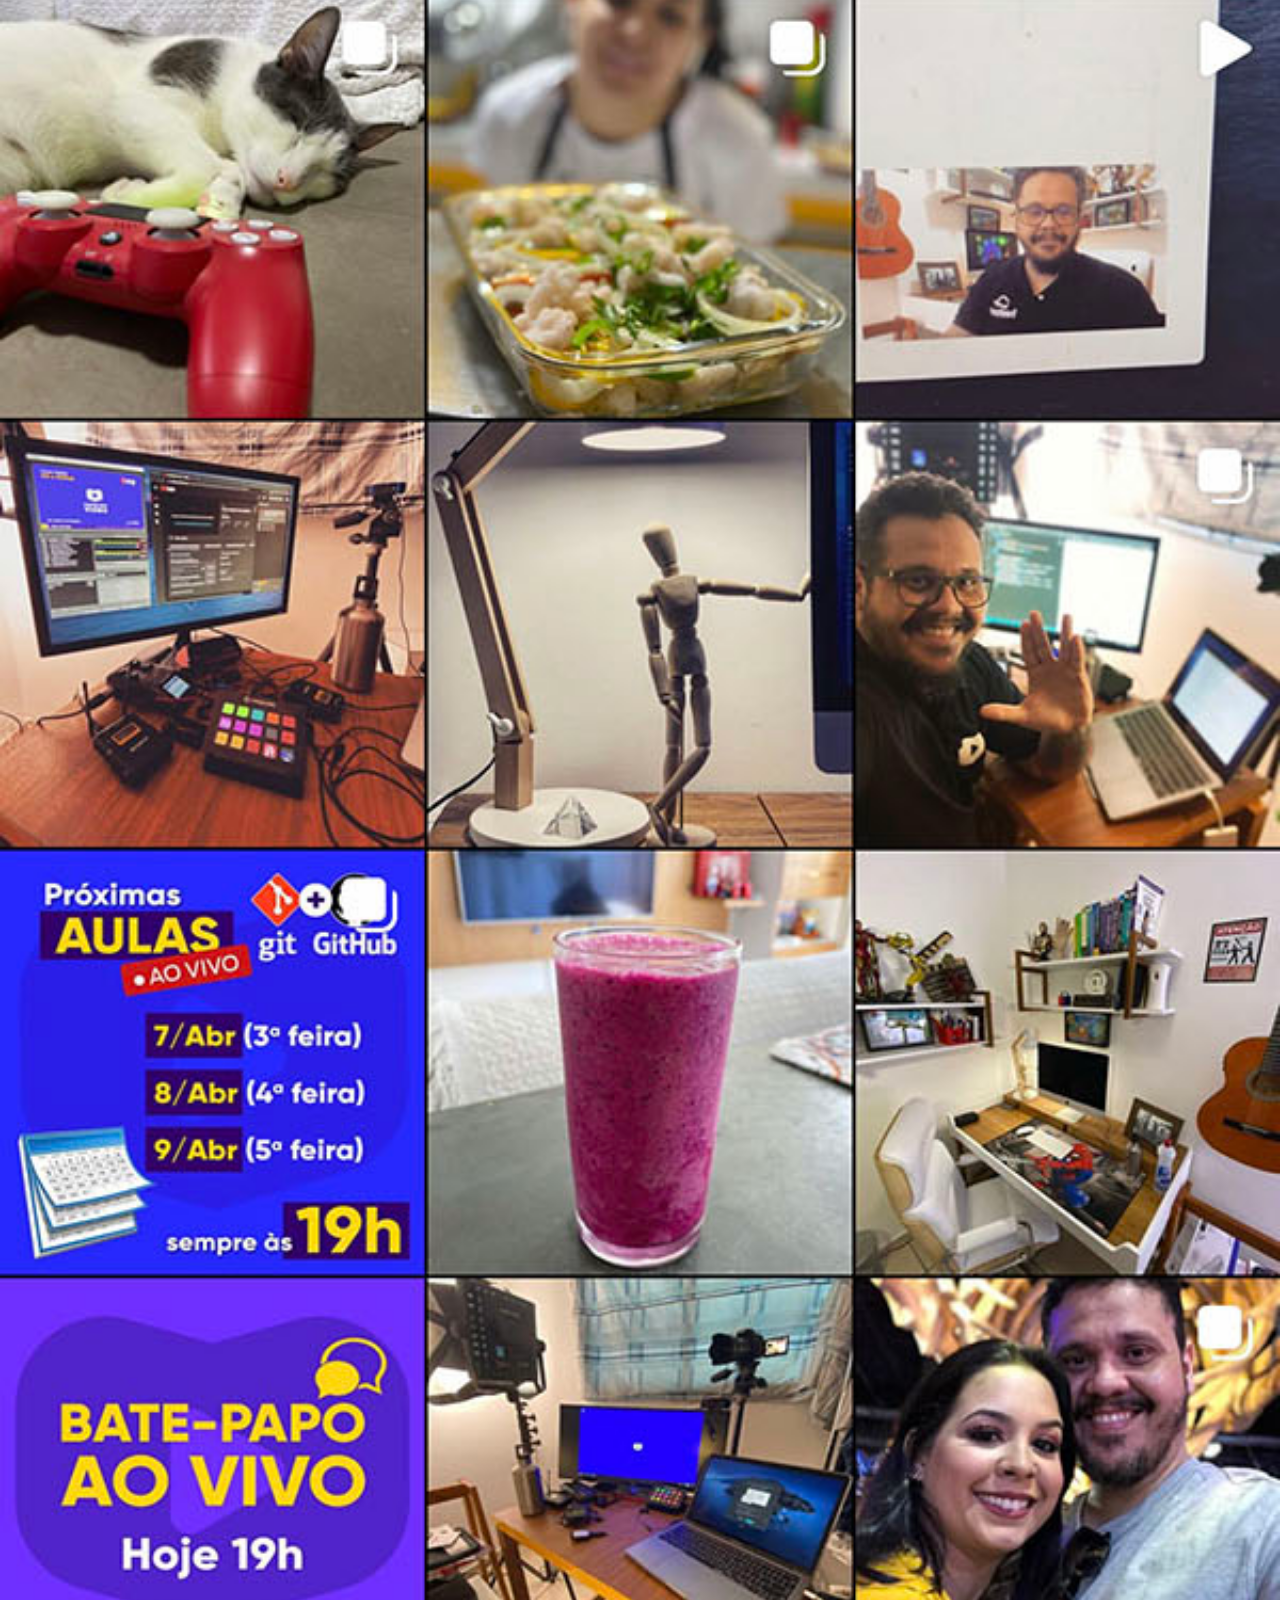
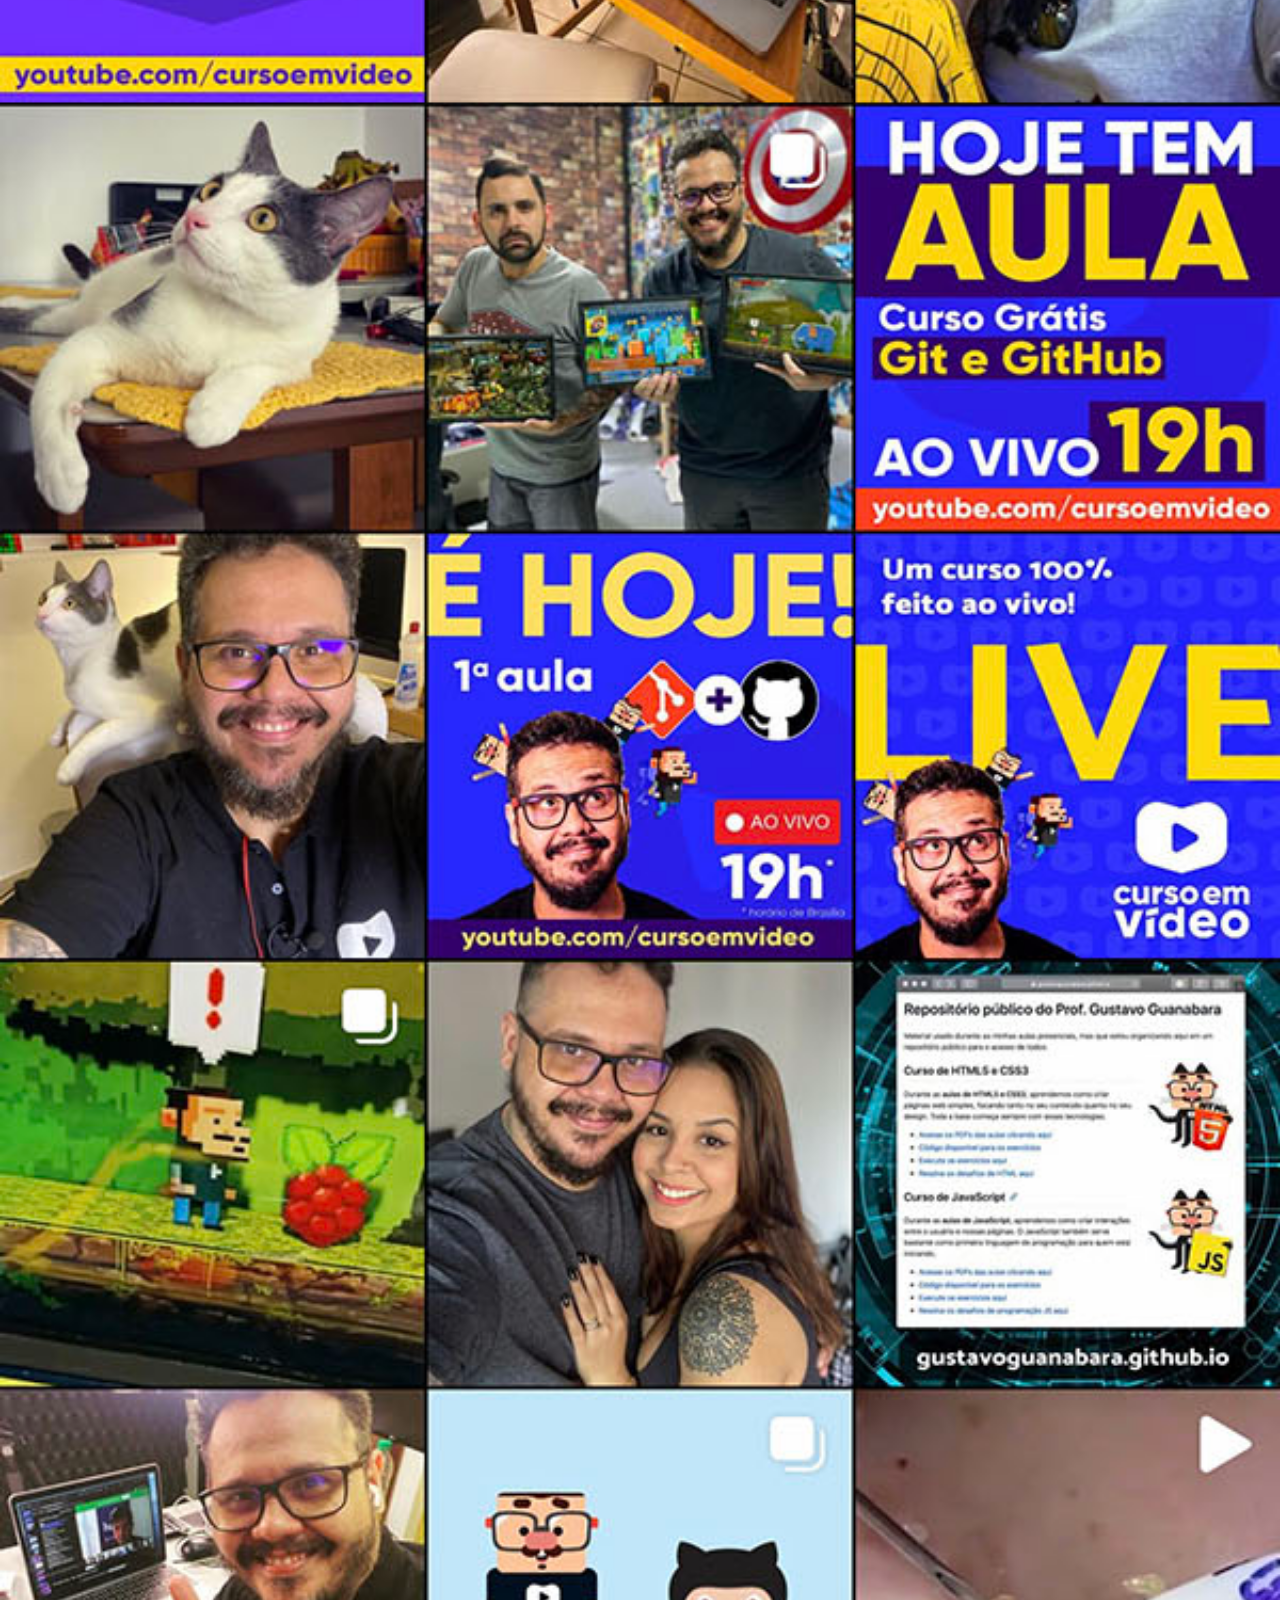
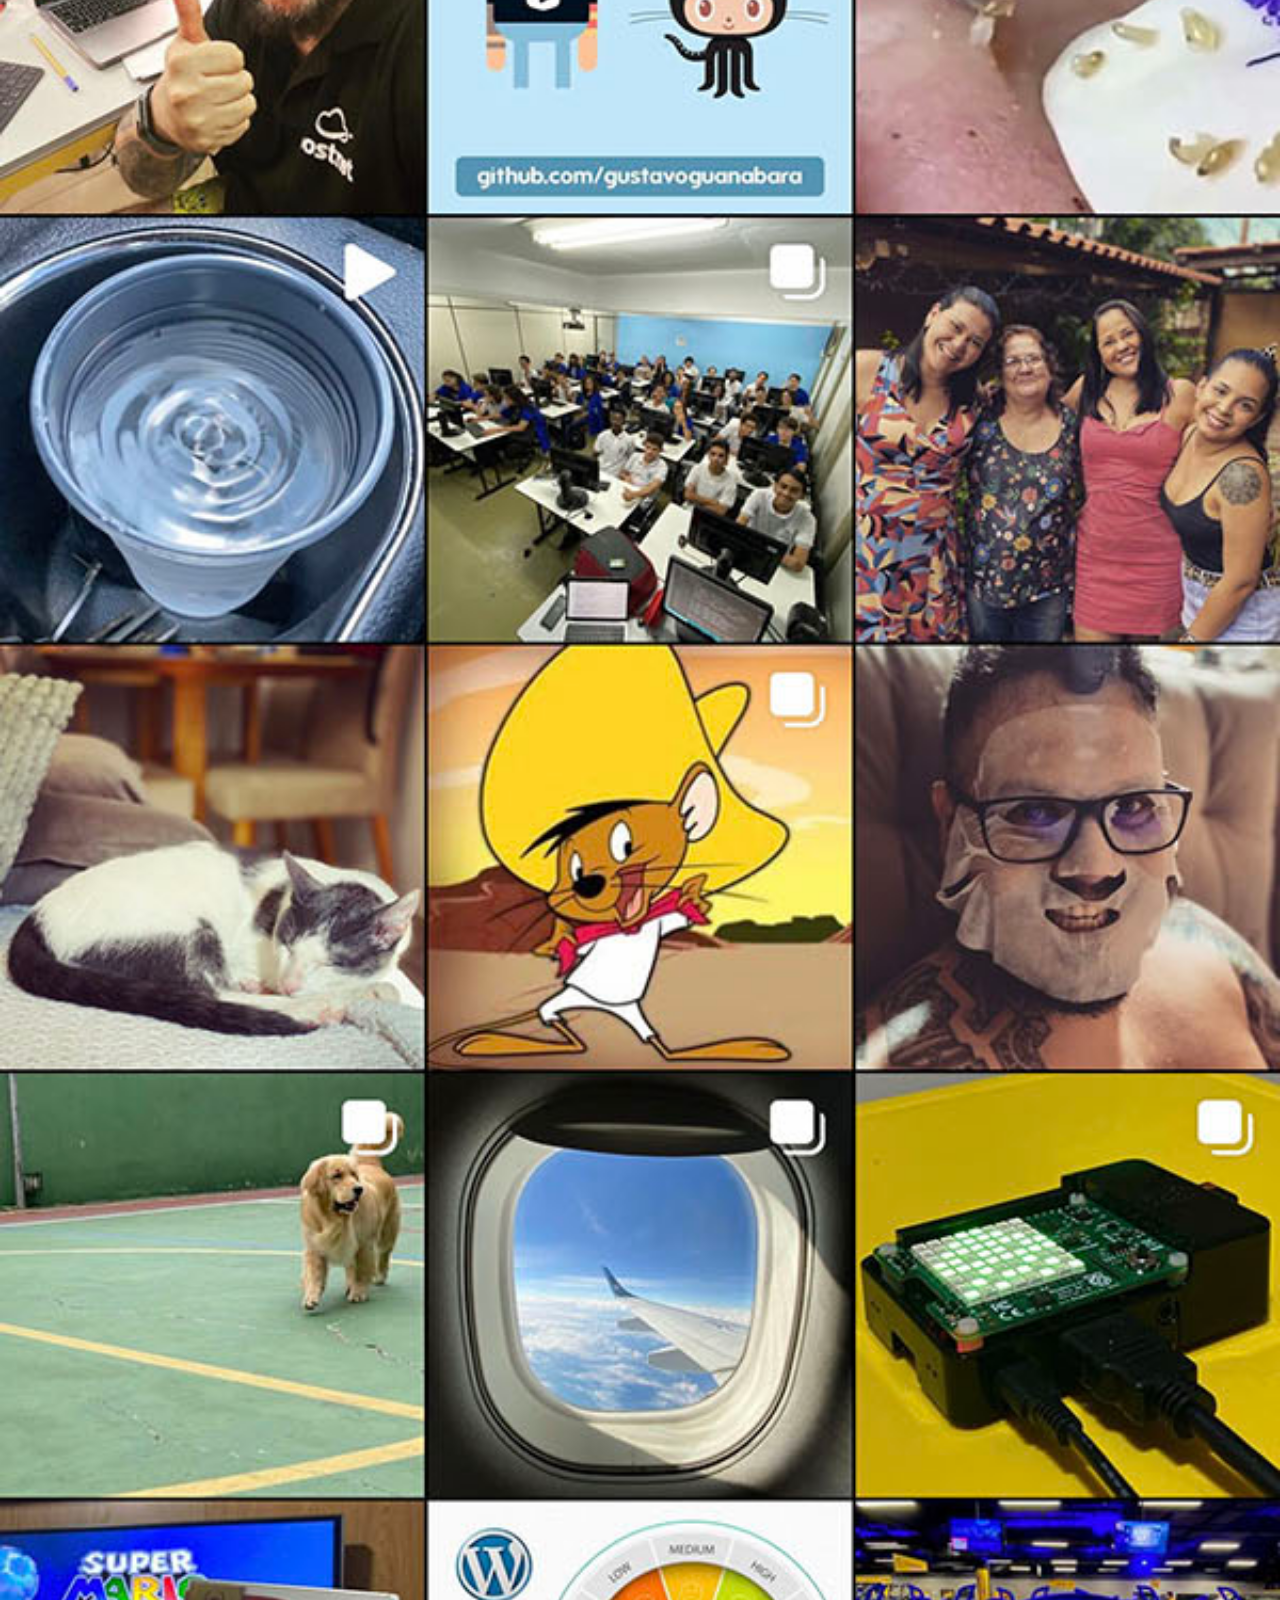
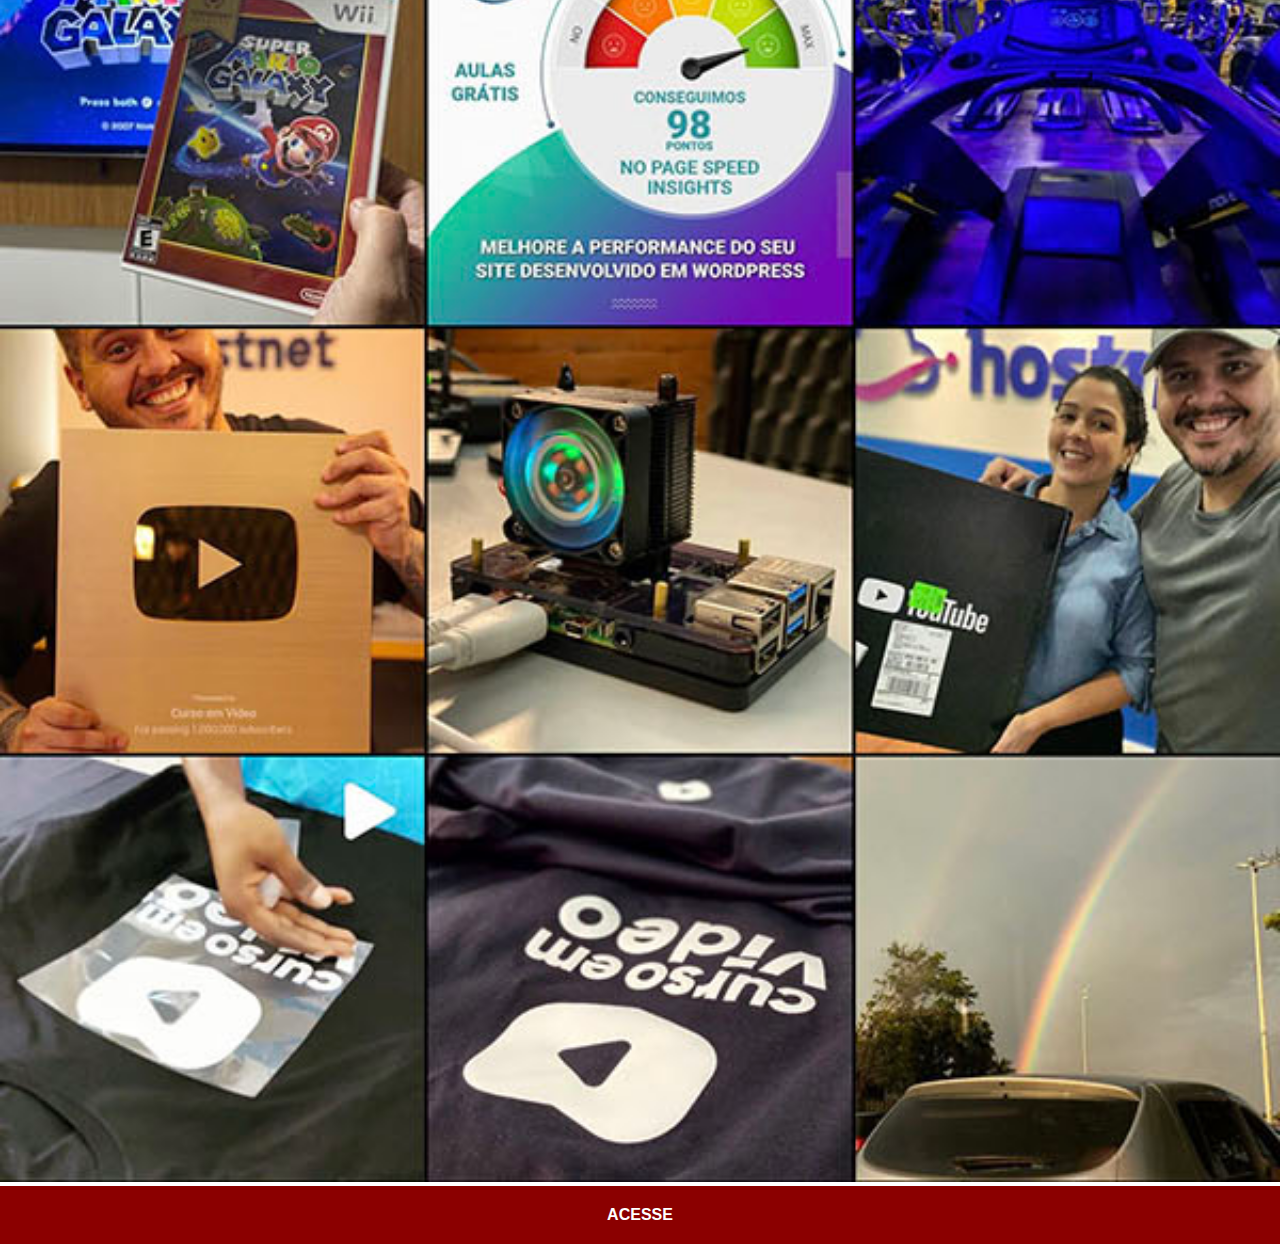
<file: instagram.html>
<!DOCTYPE html>
<html lang="pt-br">
<head>
    <meta charset="UTF-8">
    <meta http-equiv="X-UA-Compatible" content="IE=edge">
    <meta name="viewport" content="width=device-width, initial-scale=1.0">
    <title>Instagram</title>
    <link rel="stylesheet" href="estilos/social.css">
</head>
<body>
    <img src="imagens/tela-instagram.jpg" alt="instagram"><a href="https://instagram.com/lucdangerr" class="red">ACESSE</a>
</body>
</html>
</file>
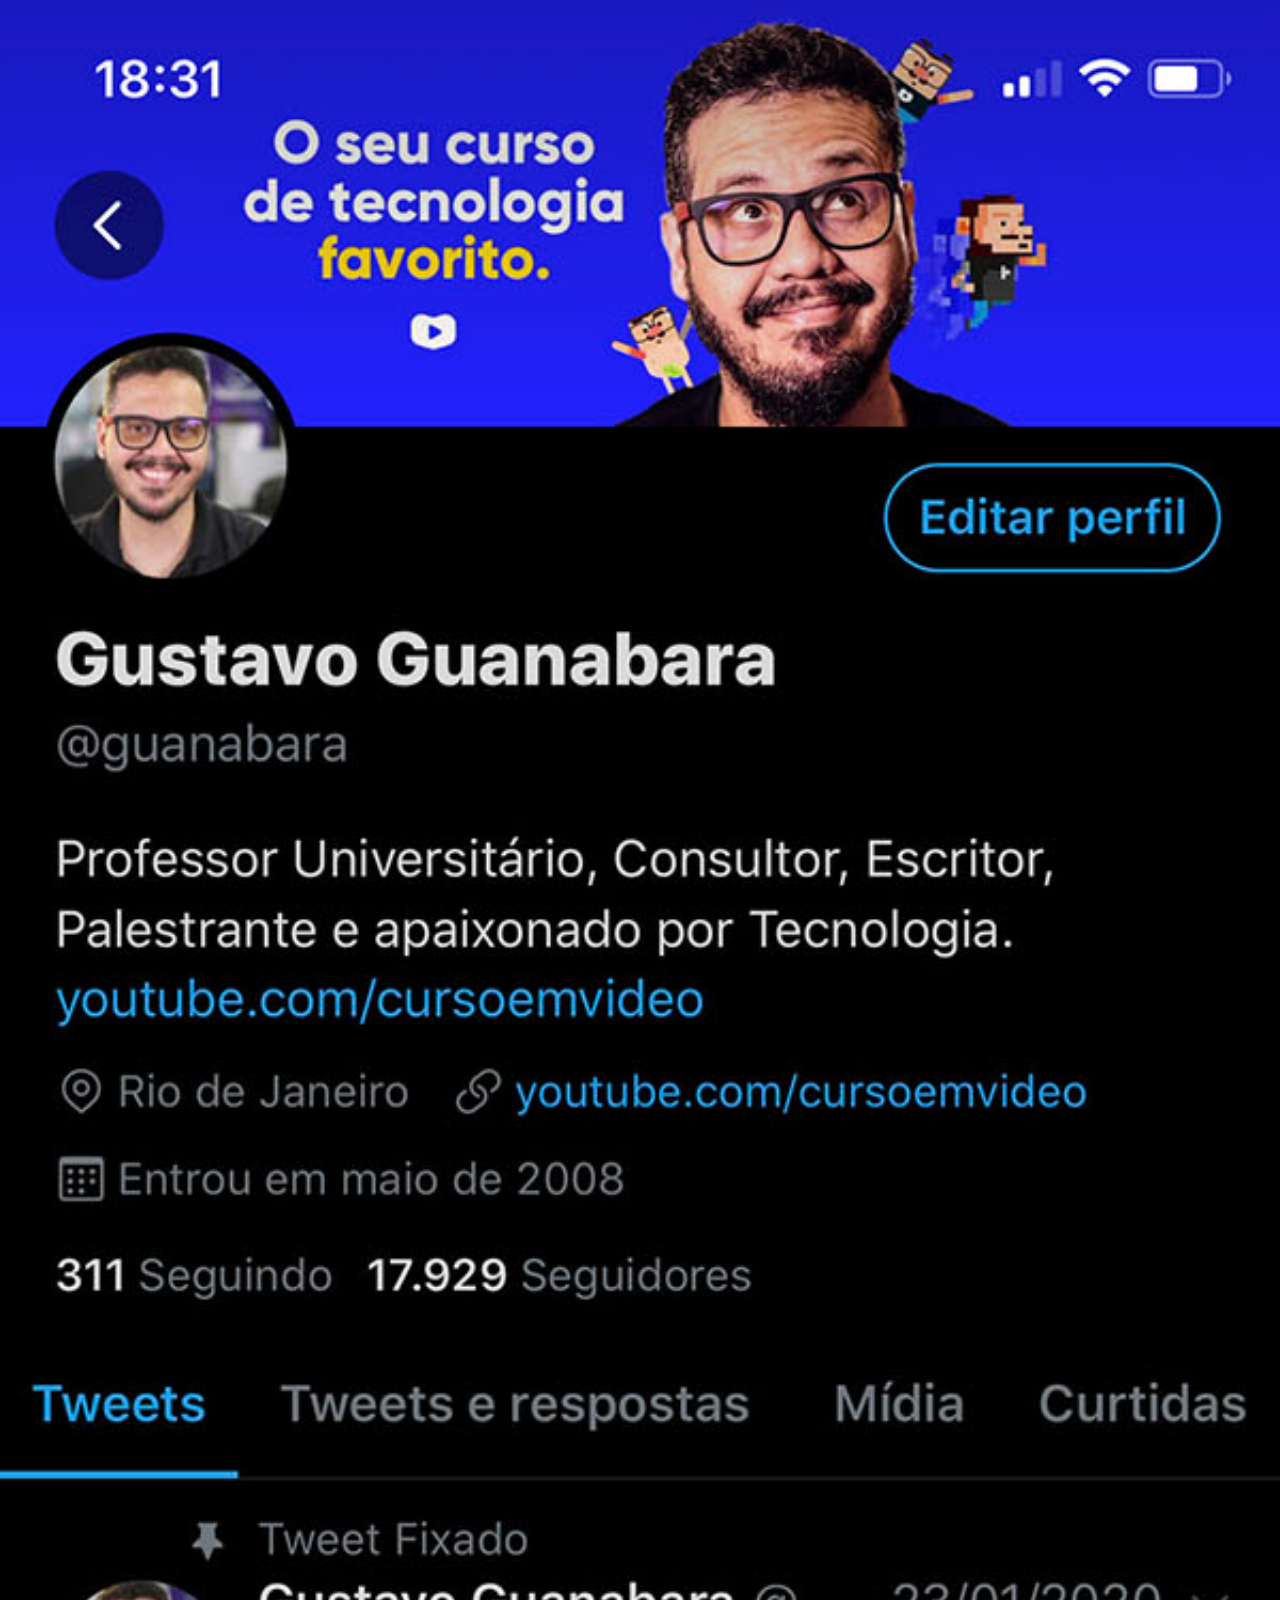
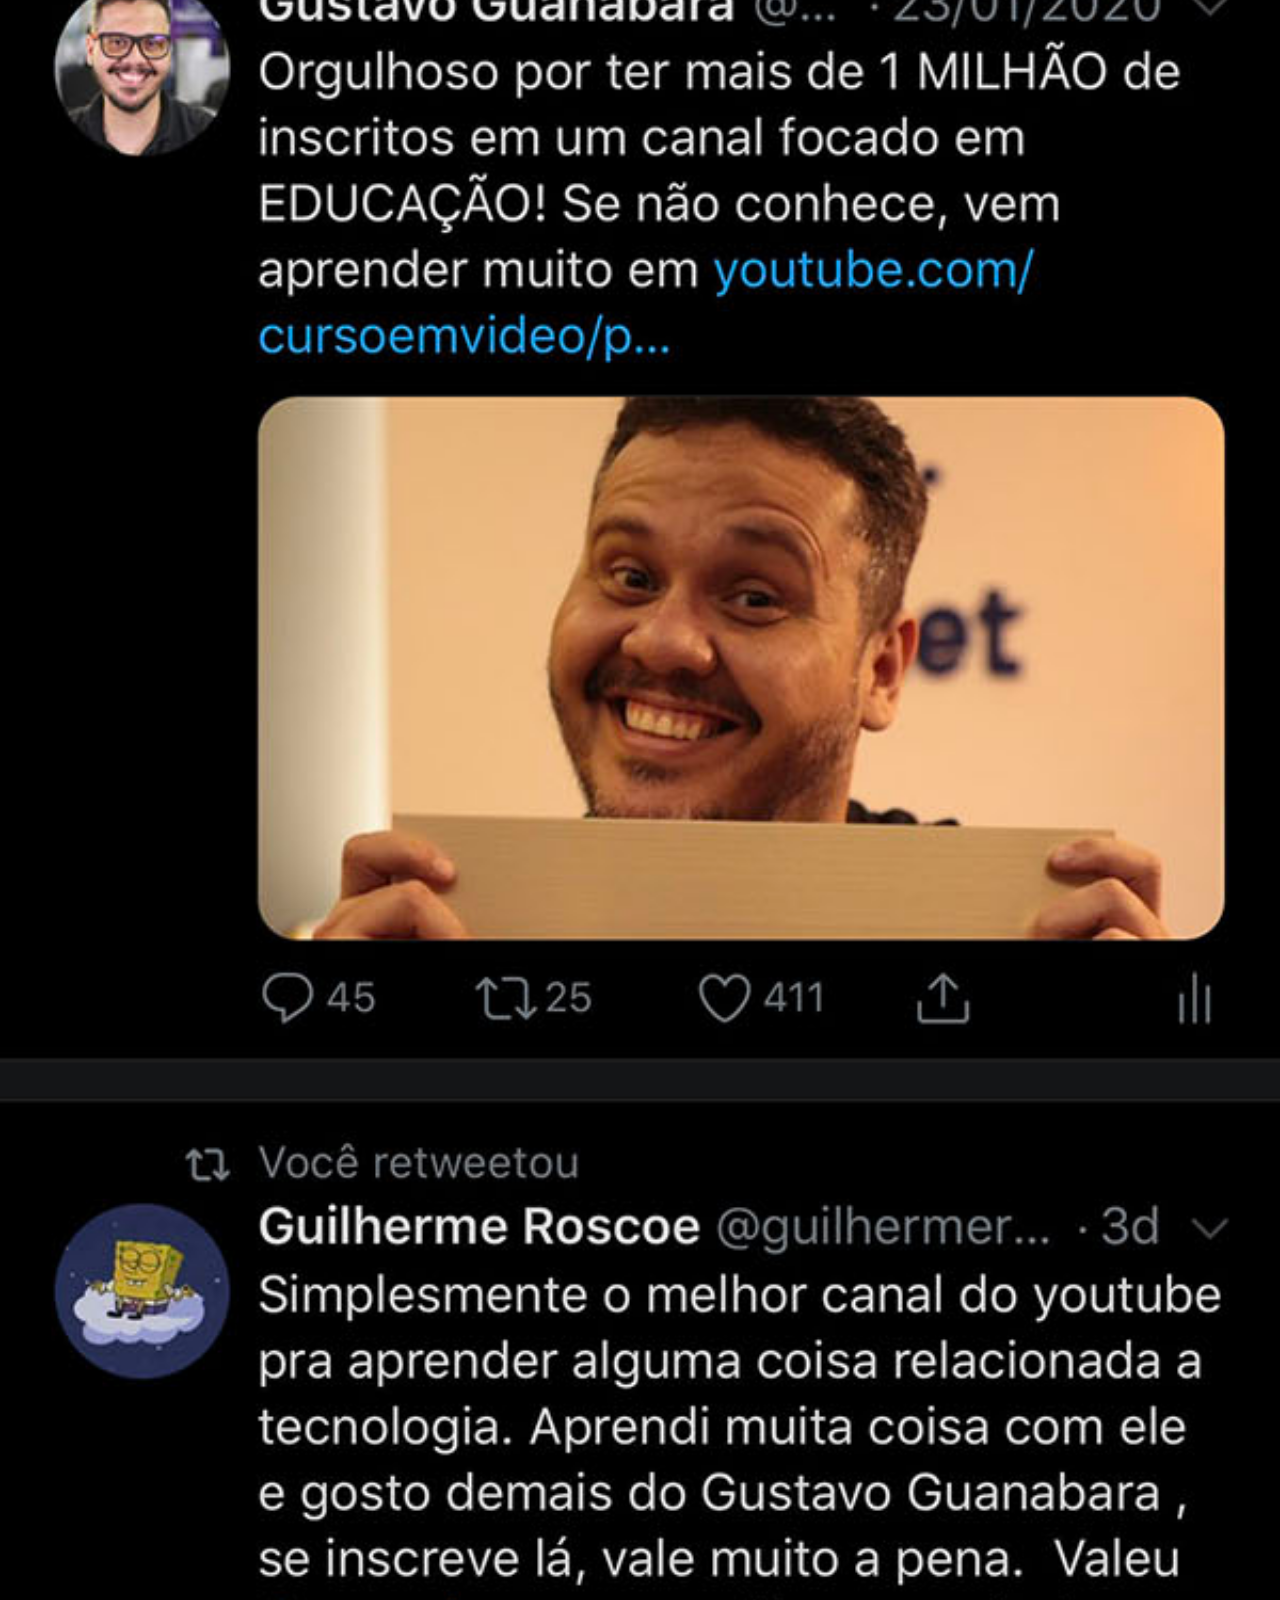
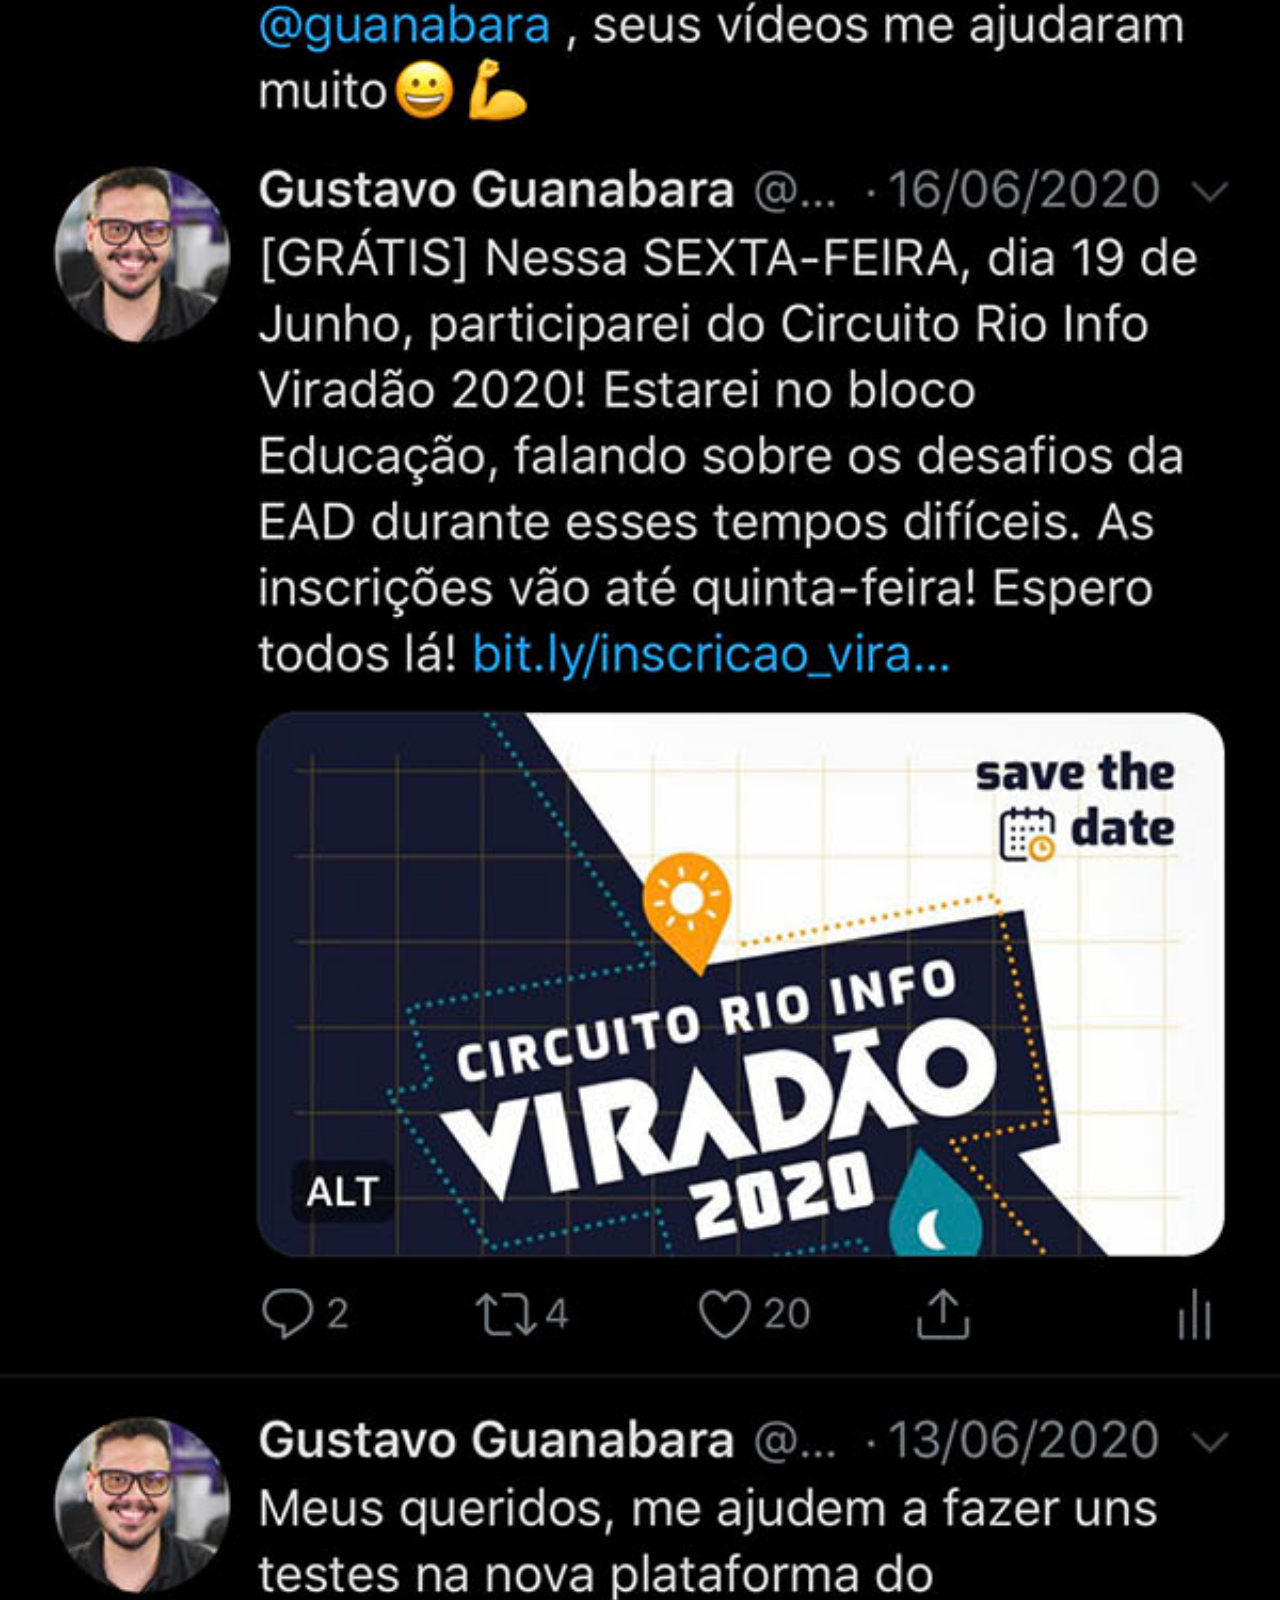
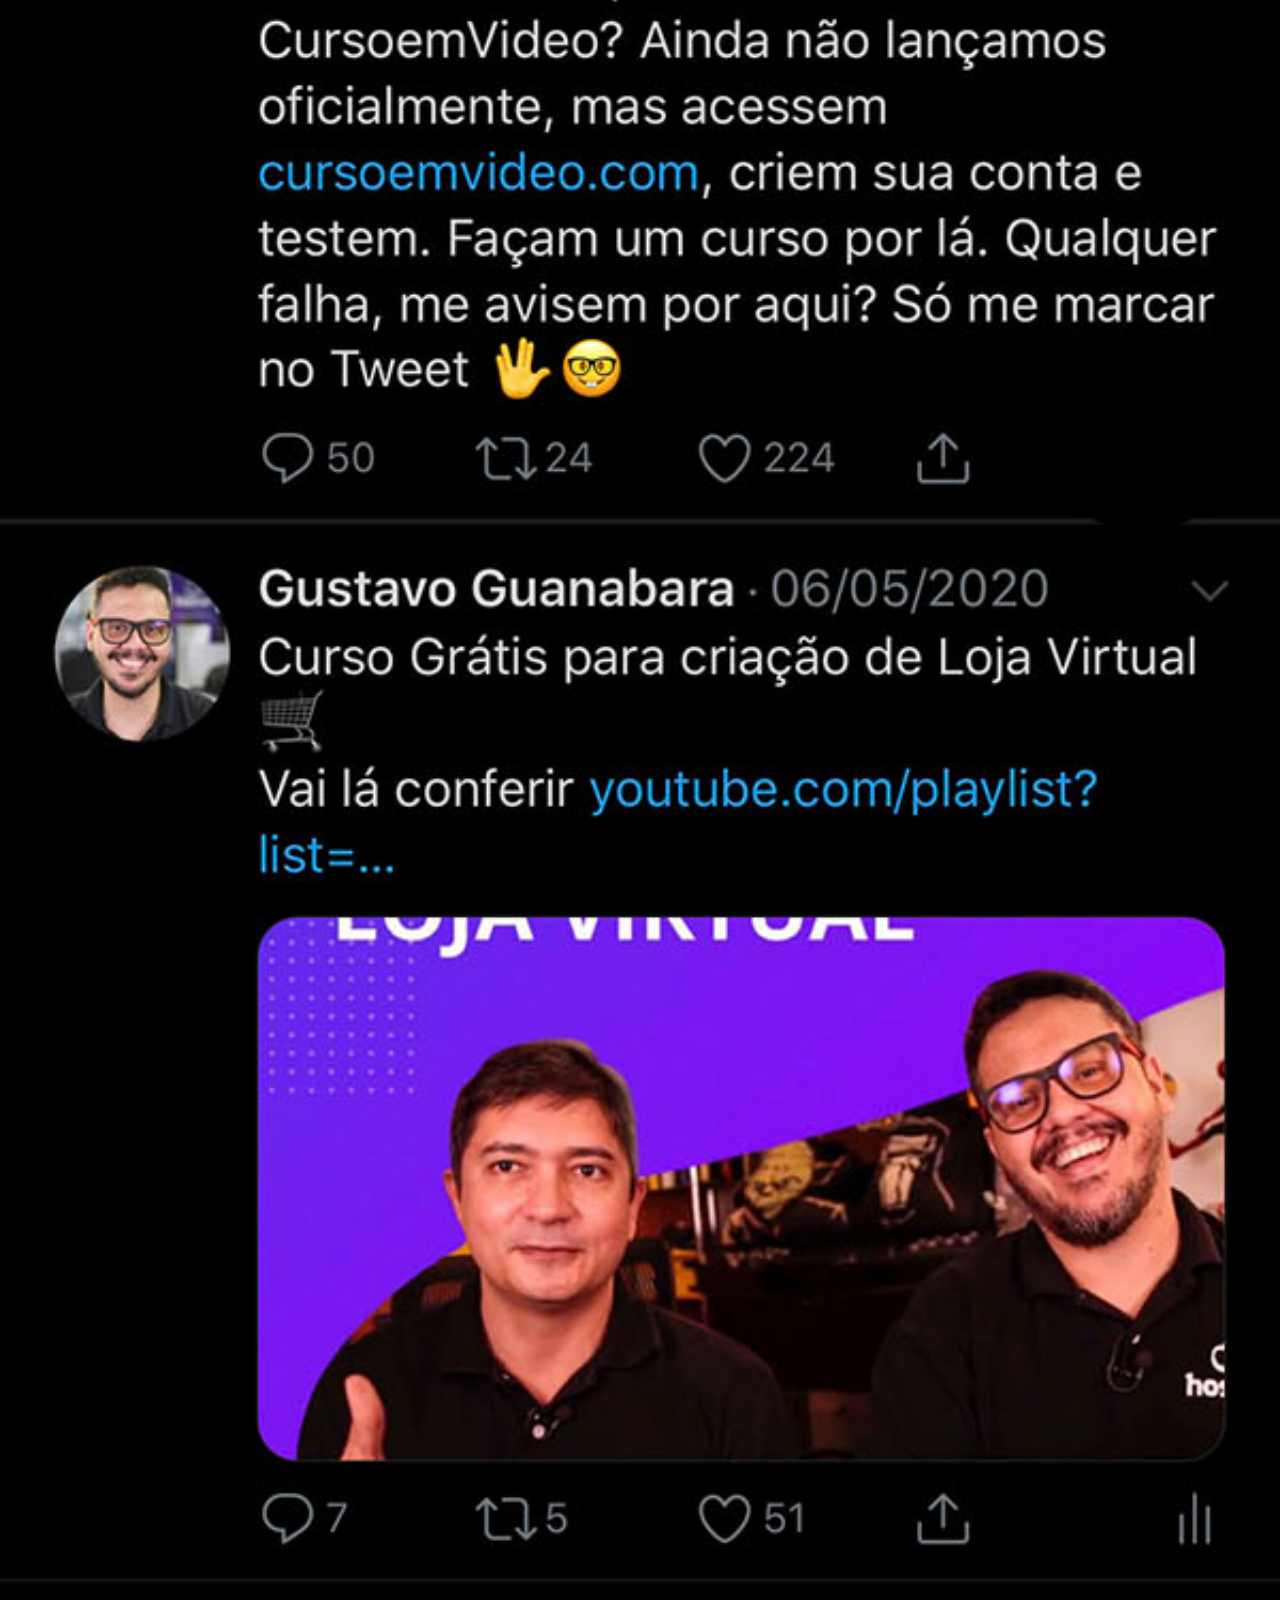
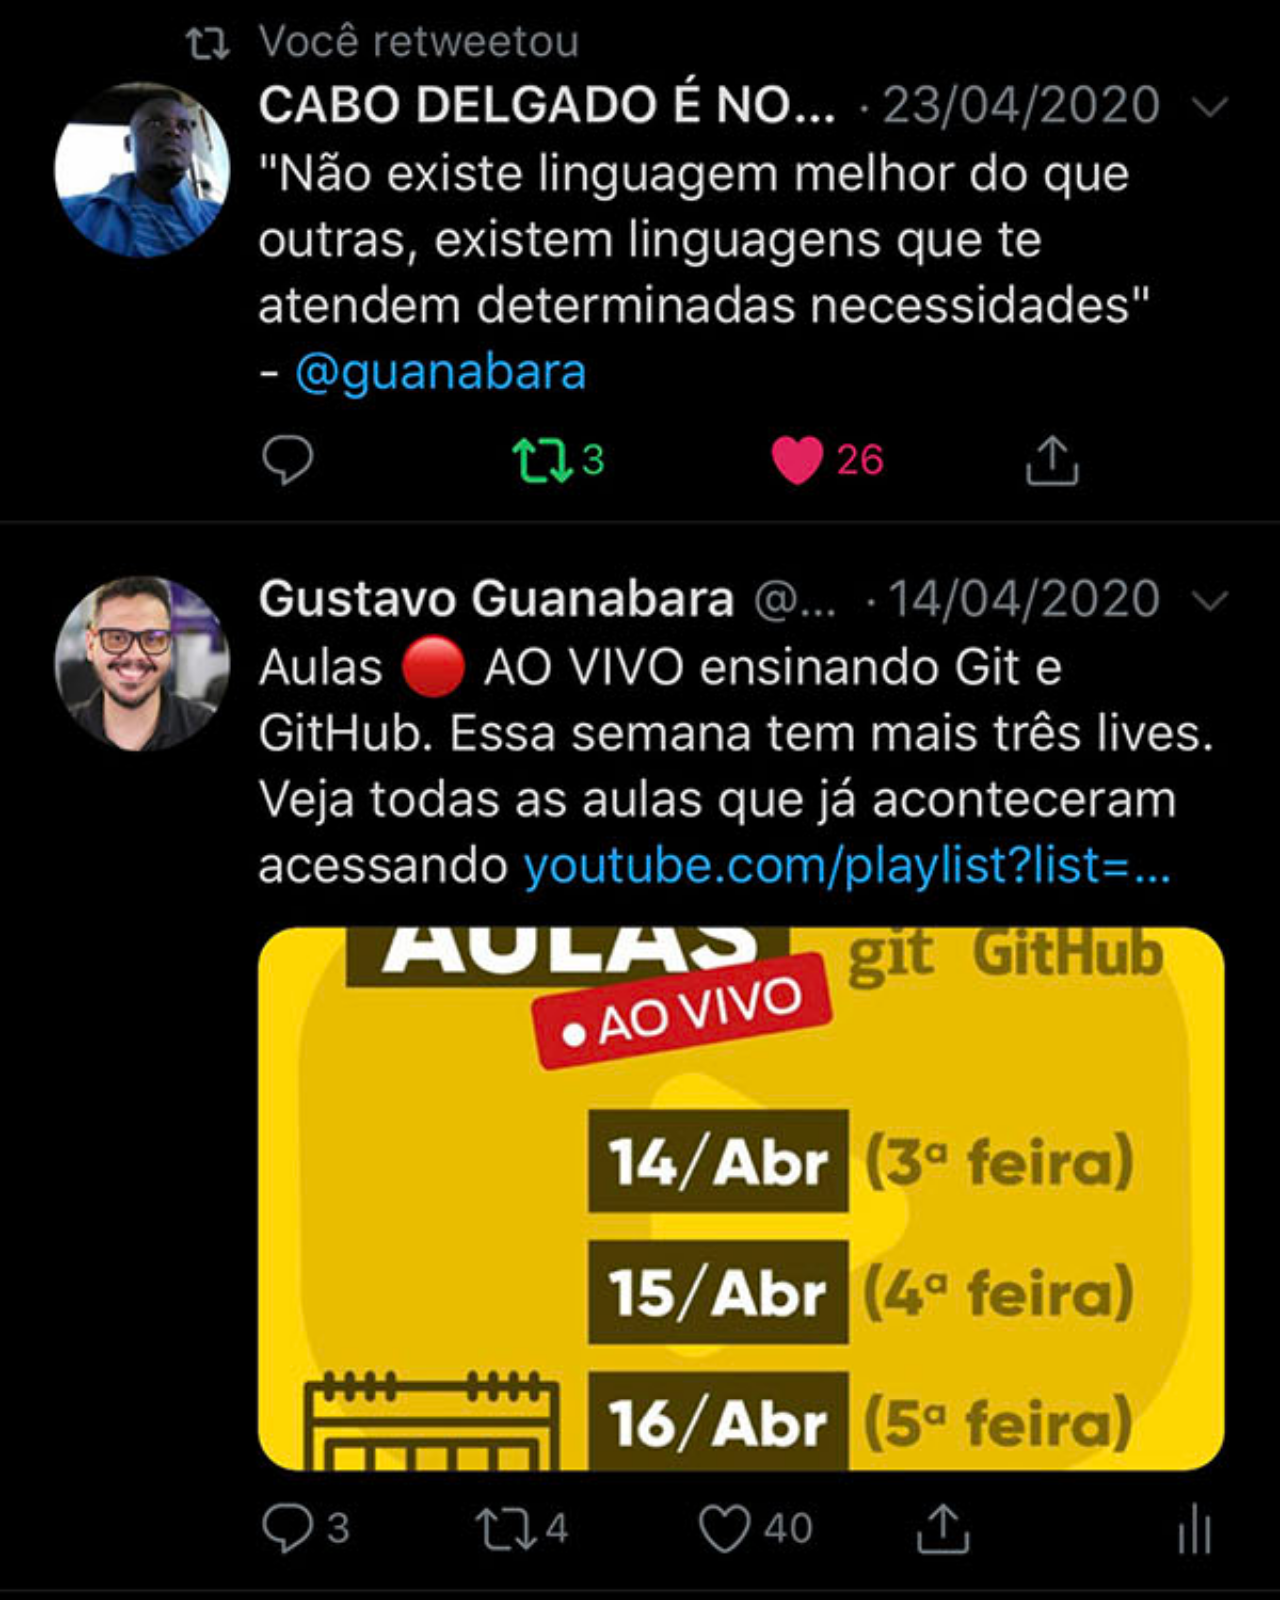
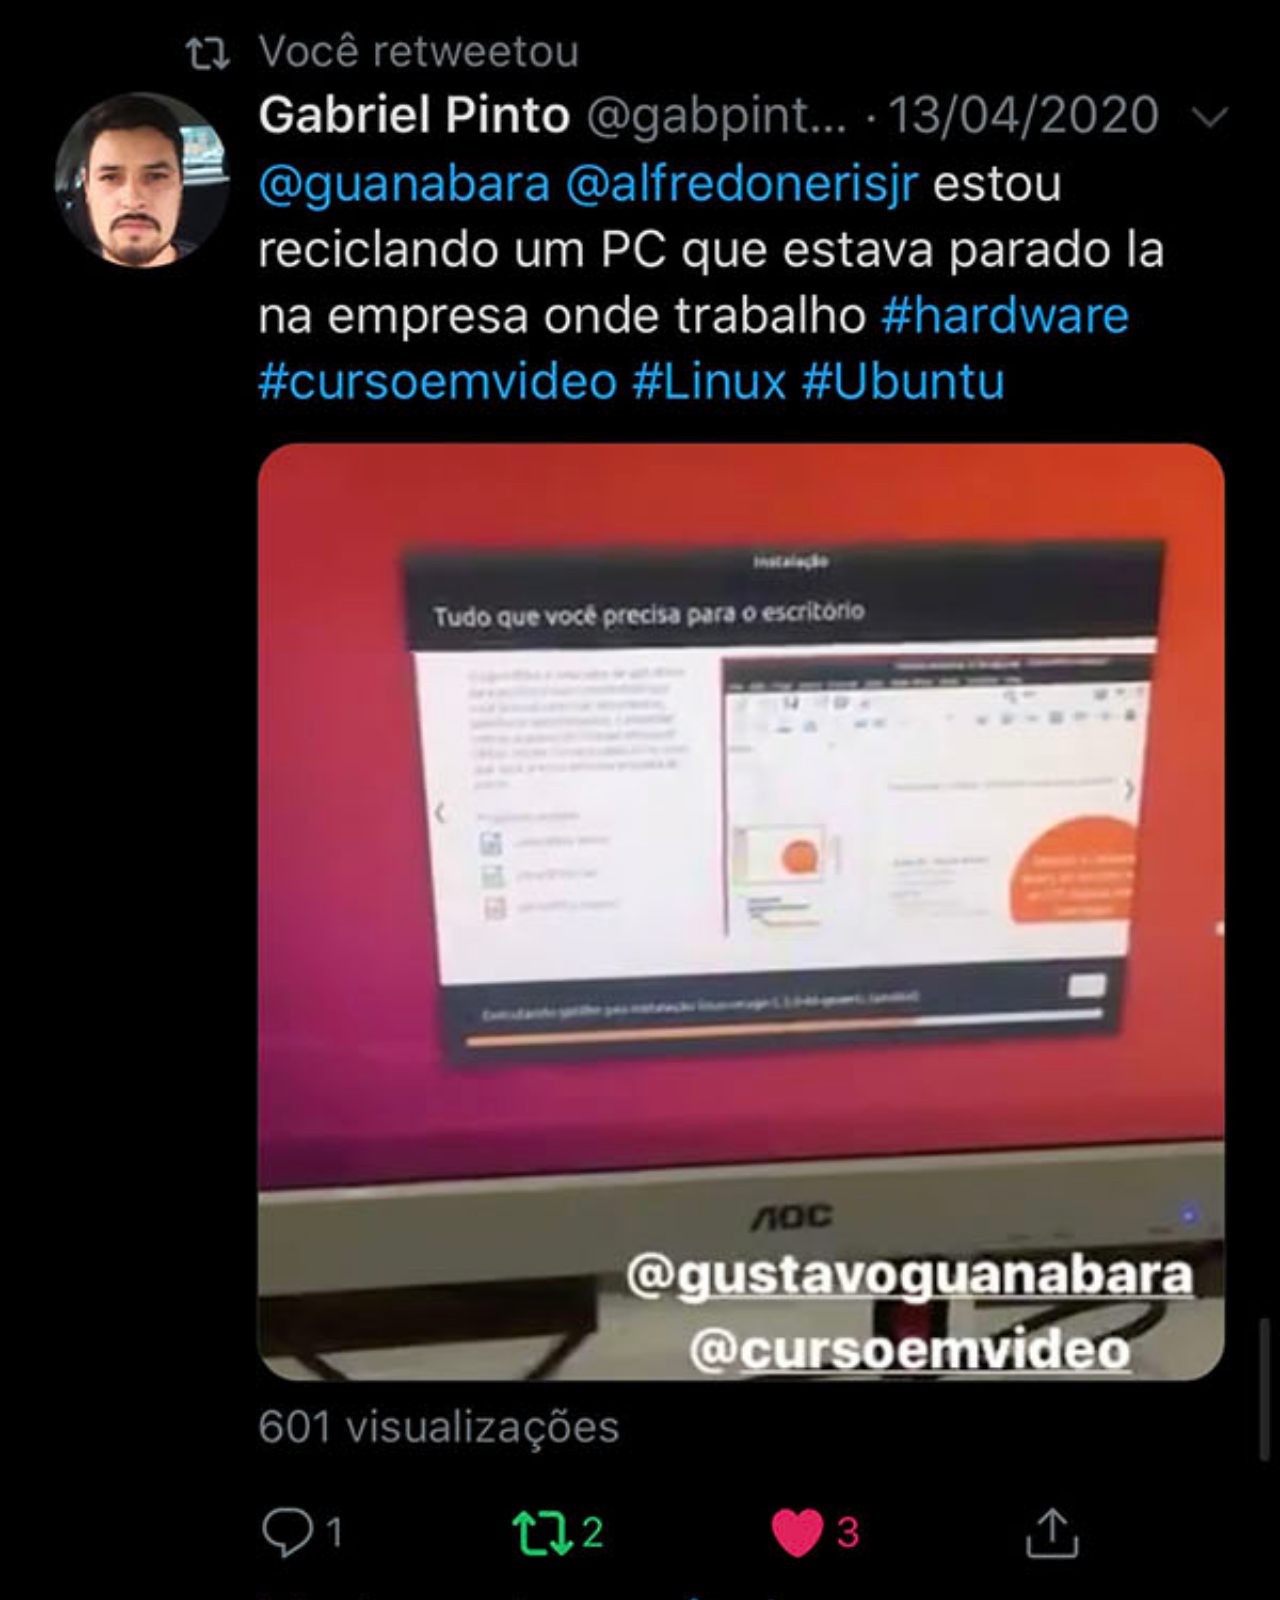
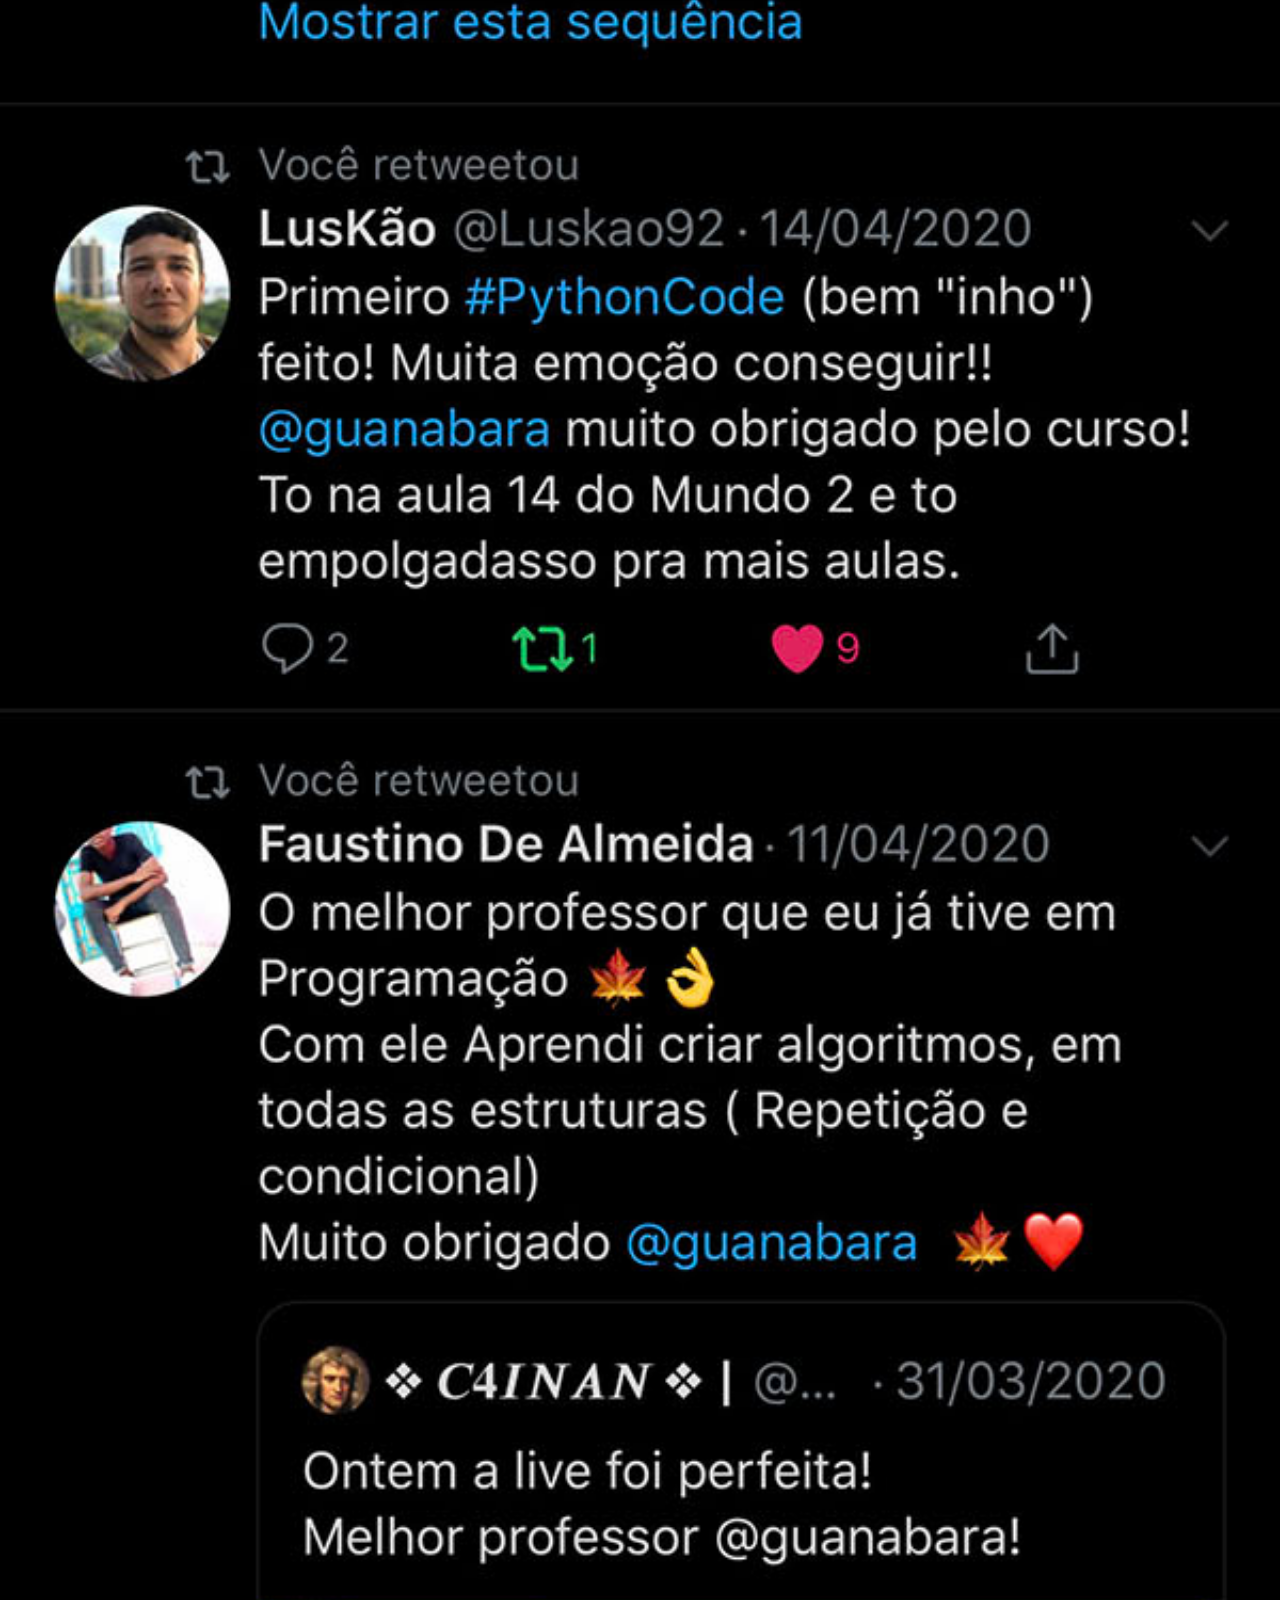
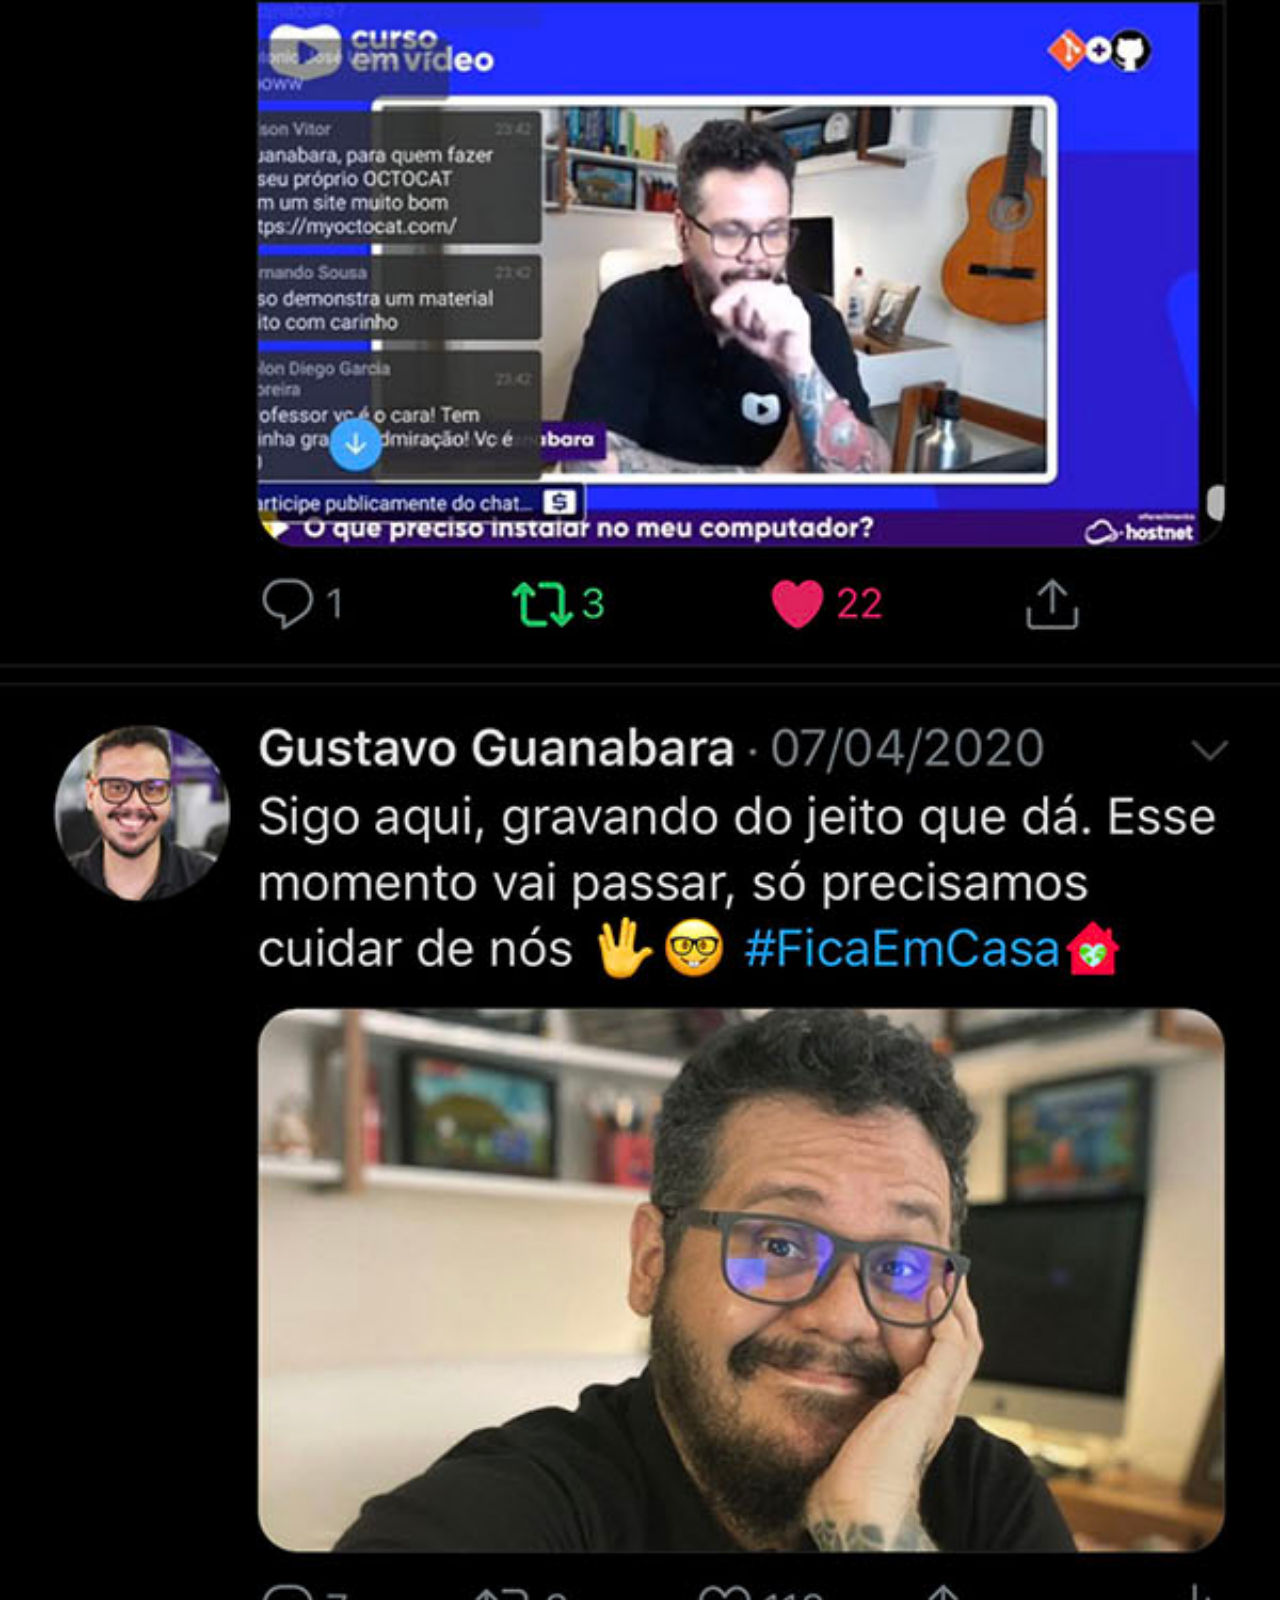
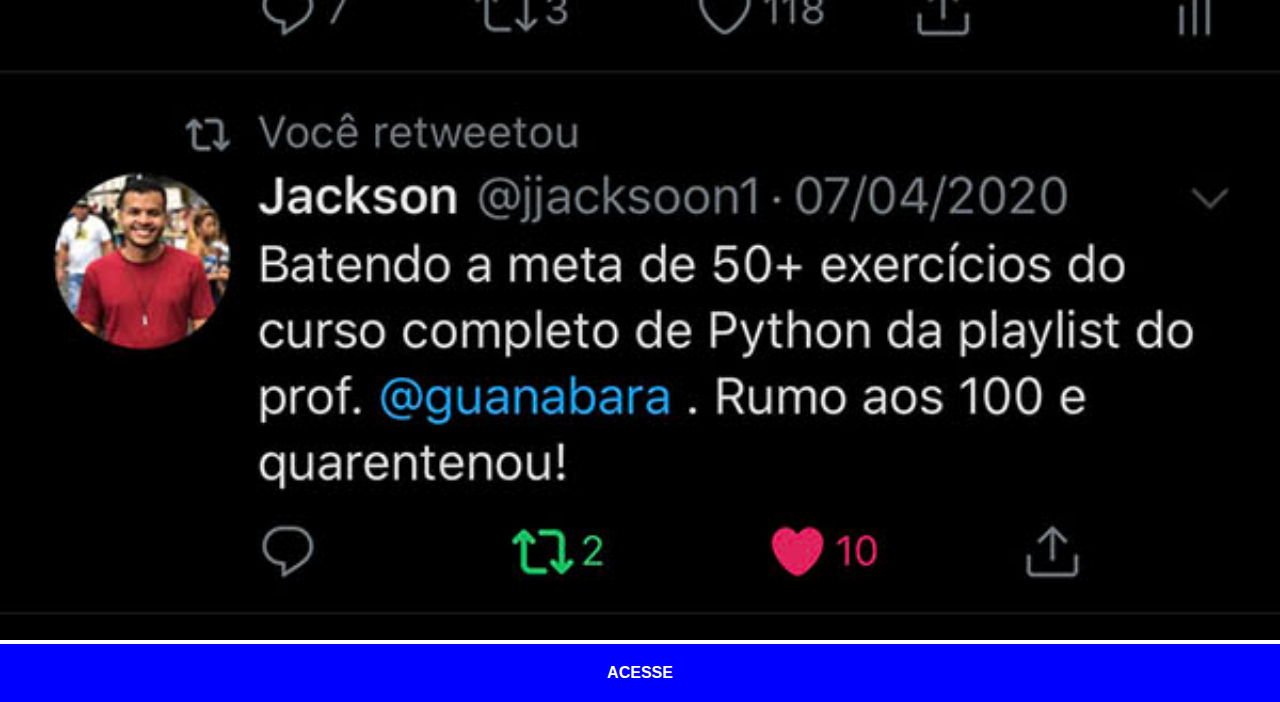
<file: twitter.html>
<!DOCTYPE html>
<html lang="en">
<head>
    <meta charset="UTF-8">
    <meta http-equiv="X-UA-Compatible" content="IE=edge">
    <meta name="viewport" content="width=device-width, initial-scale=1.0">
    <title>Twitter</title>
    <link rel="stylesheet" href="estilos/social.css">
</head>
<body>
    <img src="imagens/tela-twitter.jpg" alt="twitter"><a href="https://twitter.com/" class="azul">ACESSE</a>
</body>
</html>
</file>
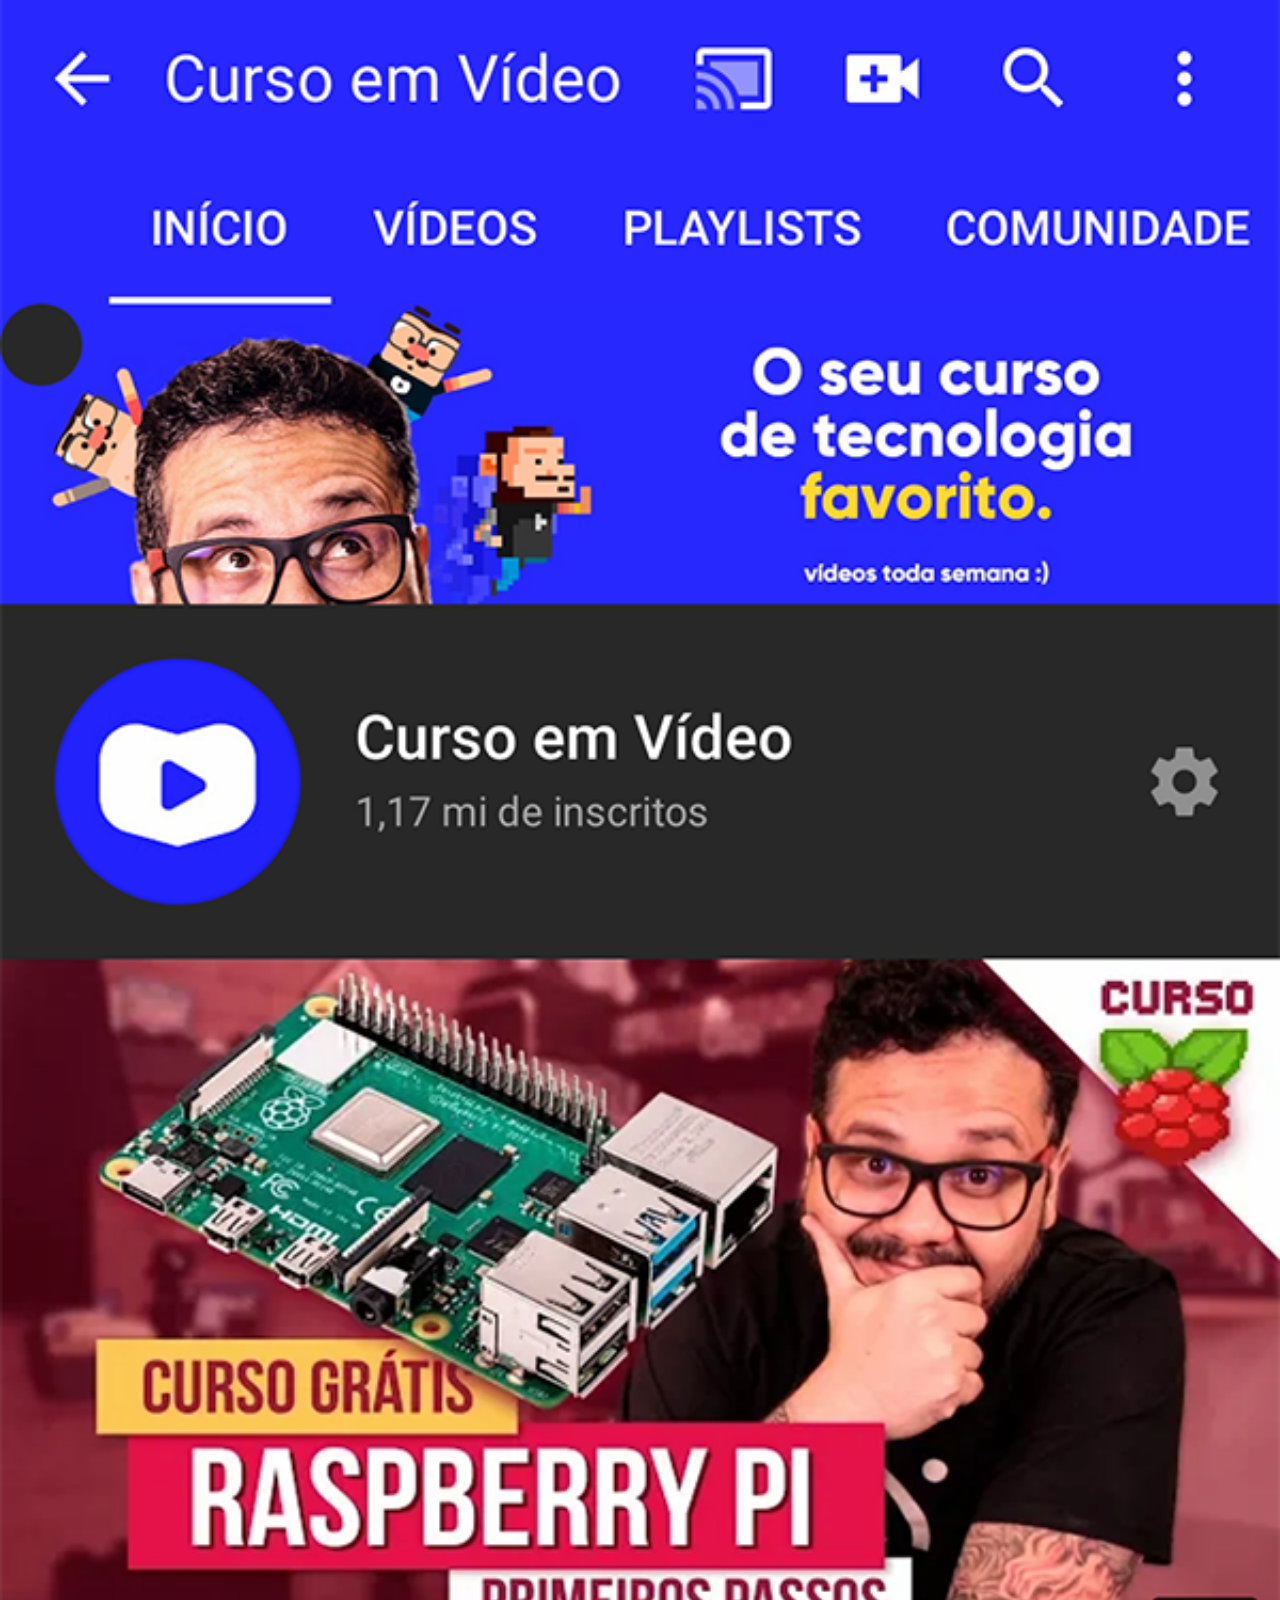
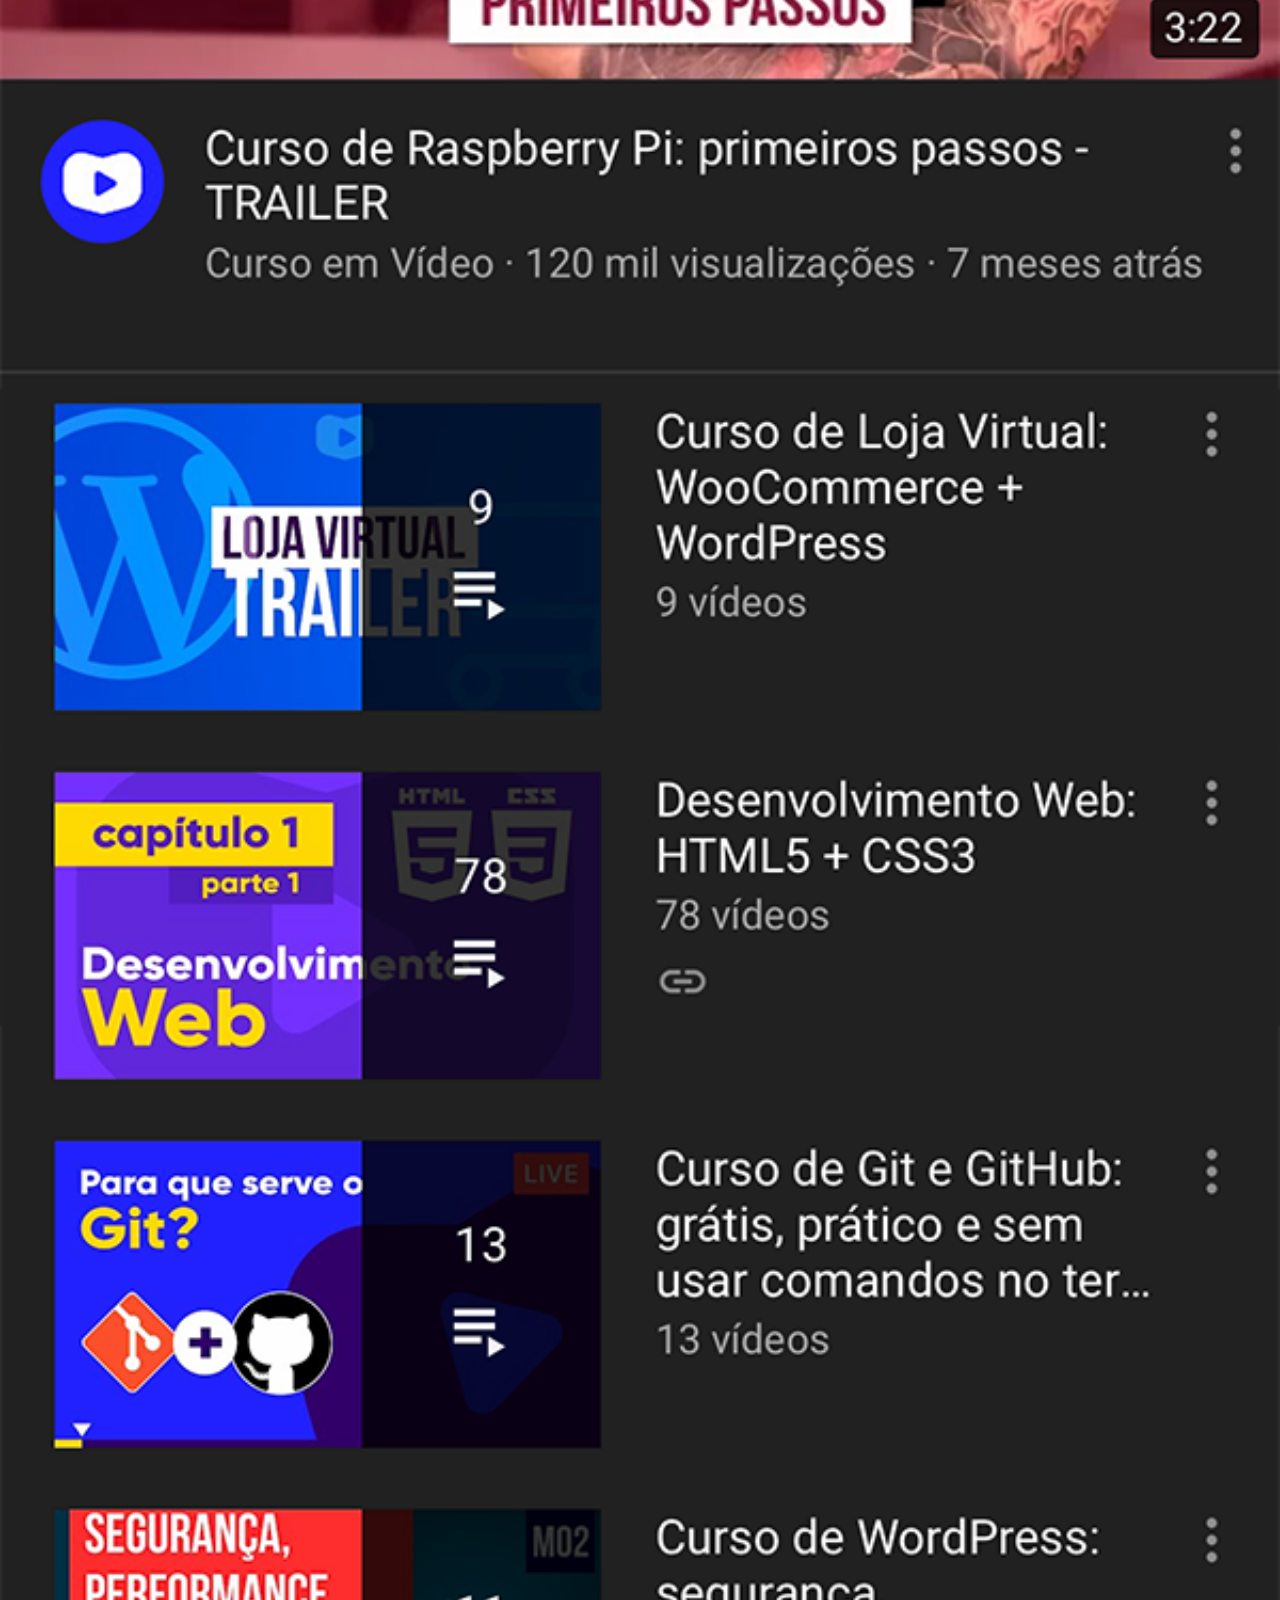
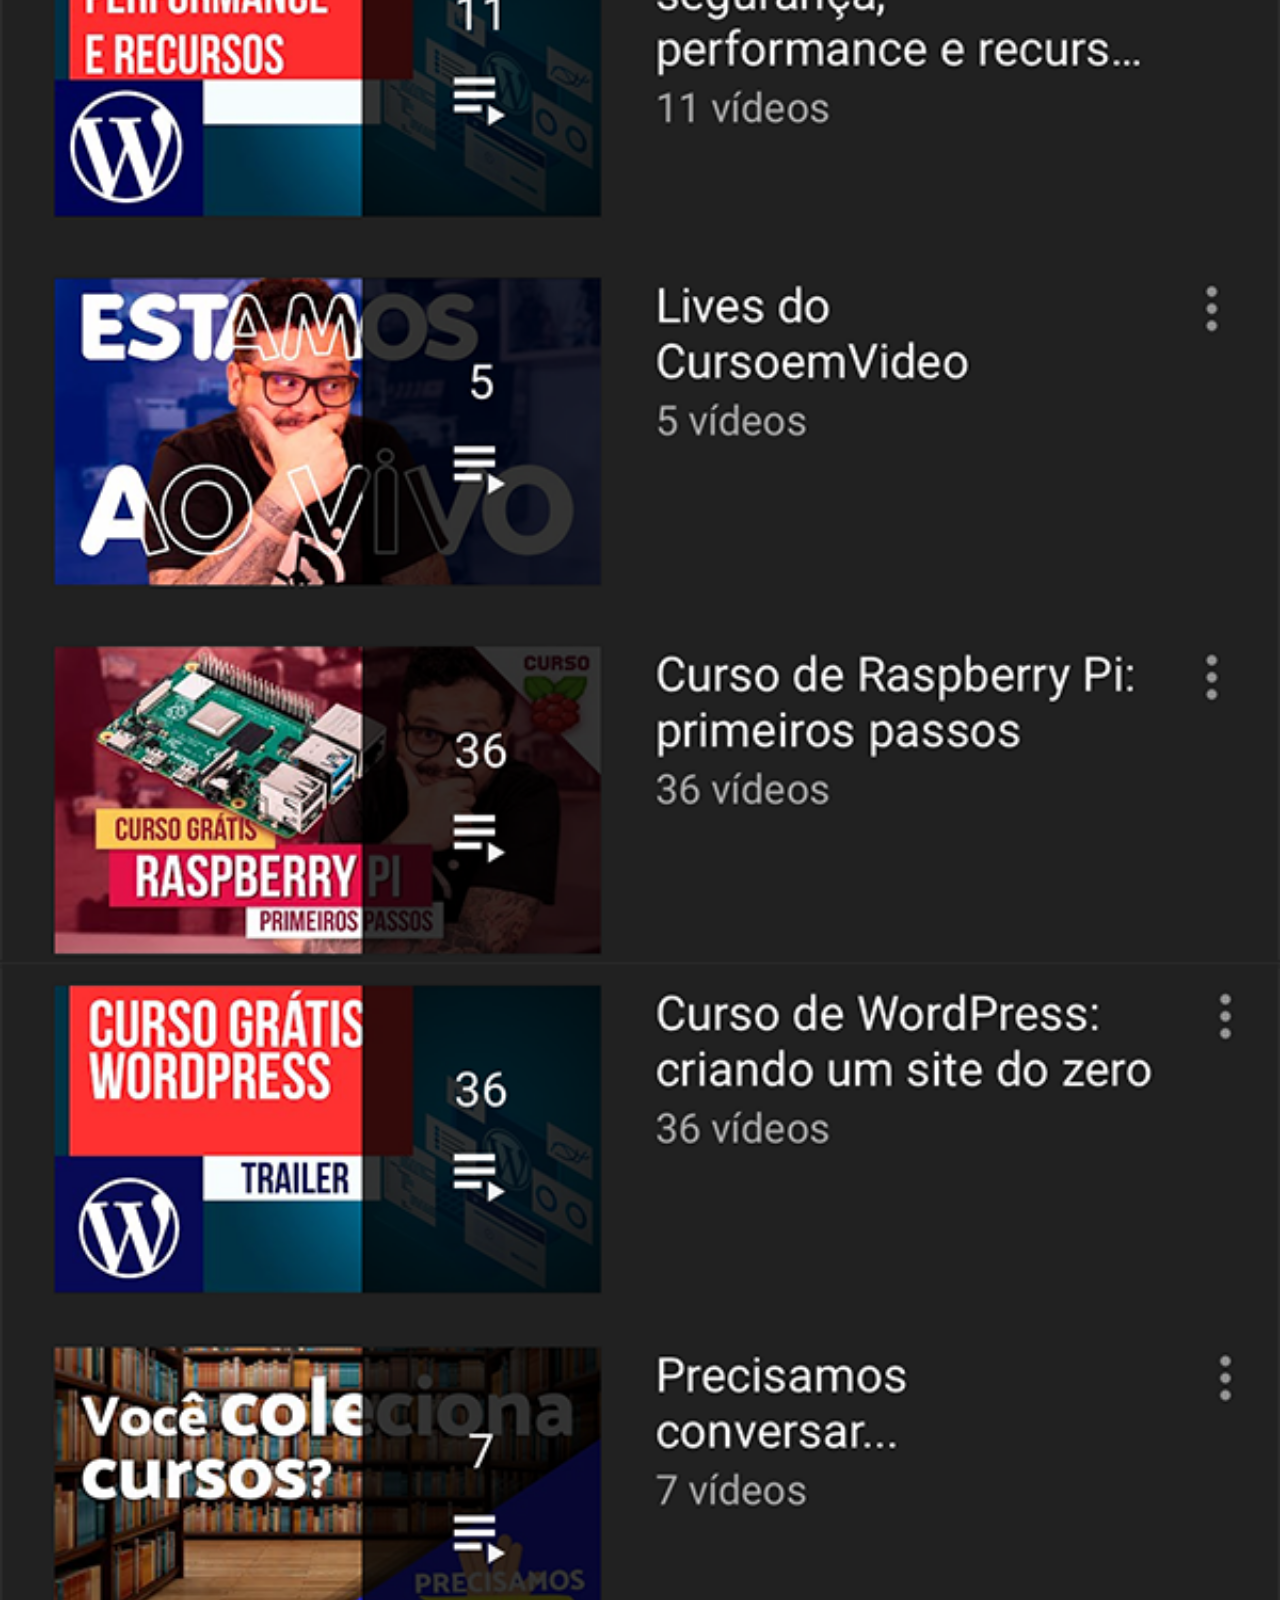
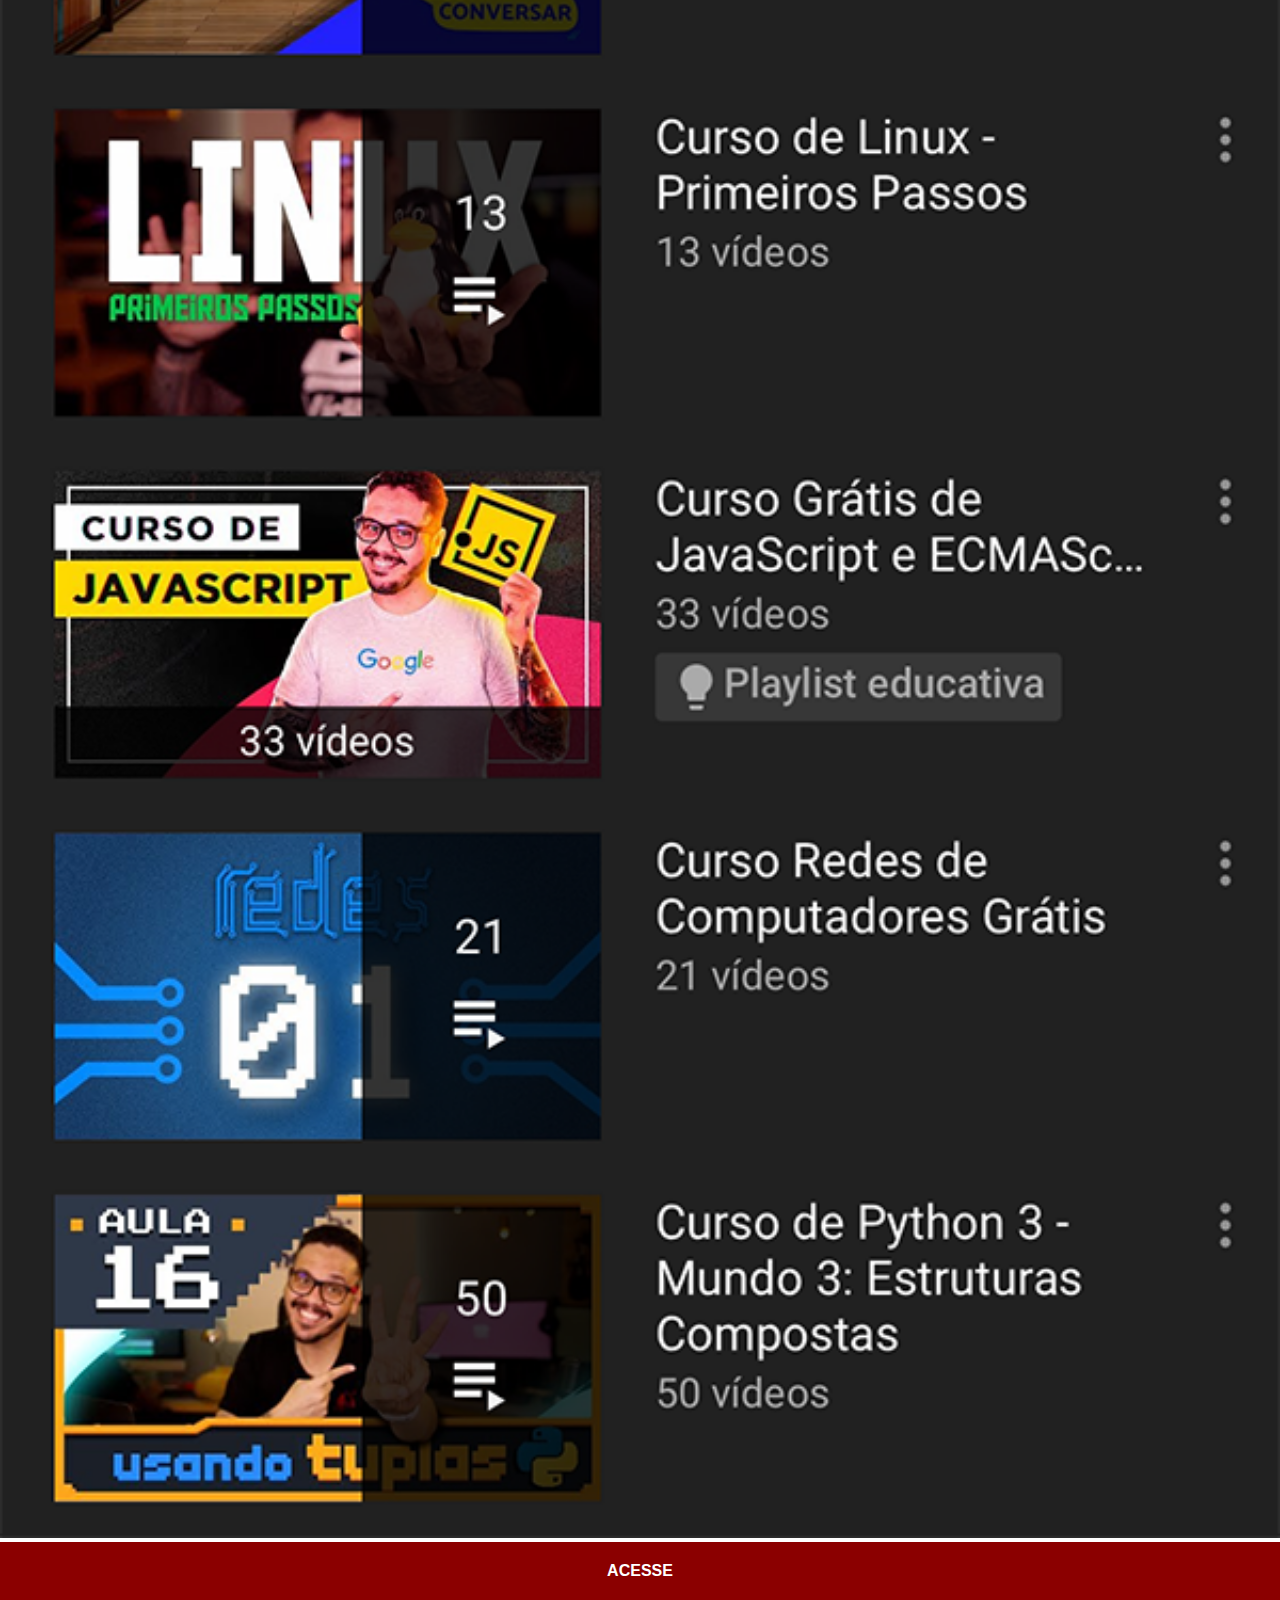
<file: youtube.html>
<!DOCTYPE html>
<html lang="pt-br">
<head>
    <meta charset="UTF-8">
    <meta http-equiv="X-UA-Compatible" content="IE=edge">
    <meta name="viewport" content="width=device-width, initial-scale=1.0">
    <title>Youtube</title>
    <link rel="stylesheet" href="estilos/social.css">
</head>
<body>
    <img src="imagens/tela-youtube.png" alt="youtube">
    <a href="https://youtube.com/cursoemvideo" target="_blank" class="red">ACESSE</a>    
</body>
</html>
</file>
<file: estilos/style.css>
@charset "UTF-8";

* {
    margin: 0;
    padding: 0;
    font-family: Arial, Helvetica, sans-serif;
}

html, body {
    height: 100vh;
    width: 100vw;
    background-color: black;
}

body {
    background: url(../imagens/fundo-madeira.jpg) no-repeat top center;
    background-size: cover;
    background-attachment: fixed;
}

main {
    height: 100vh;
    position: relative;
}

section#telefone {
    position: absolute;
    top: 50%;
    left: 50%;
    transform: translate(-50%, -50%);

    height: 627px;
    width: 311px;
    background: url(../imagens/frame-iphone.png) no-repeat;
}

iframe#tela {
    position: relative;
    top: 80px;
    left: 22px;
    height: 471px;
    width: 265px;
}

section#redes-sociais {
    text-align: right;
}

section#redes-sociais img {
    width: 50px;
    margin: 12px;
    border-radius: 50%;
    box-shadow: 2px 2px 5px rgba(0, 0, 0, 0.521);
    box-sizing: border-box;
}

section#redes-sociais img:hover {
    border: 2px solid rgba(255, 255, 255, 0.582);
    transform: translate(-6.5px, -3px);
    box-shadow: 5px 5px 10px rgba(0, 0, 0, 0.637);
    transition: transform .6s, border .2s;
    width: 65px;
}
</file>
<file: estilos/social.css>
* {
    margin: 0px;
    padding: 0px;
    font-family: Arial, Helvetica, sans-serif;
}

::-webkit-scrollbar {
    width: 0px;
    height: 0px;
}

img {
    width: 100vw;
}

a {
    display: block;
    background-color: darkred;
    padding: 20px;
    text-align: center;
    font-weight: bolder;
    text-decoration: none;
    color: white;
}

a.red:hover  {
    background-color: red;
}

a.azul  {
    background-color: blue;
}

a.azul:hover {
    background-color: aqua;
    color: blue;
}
</file>
